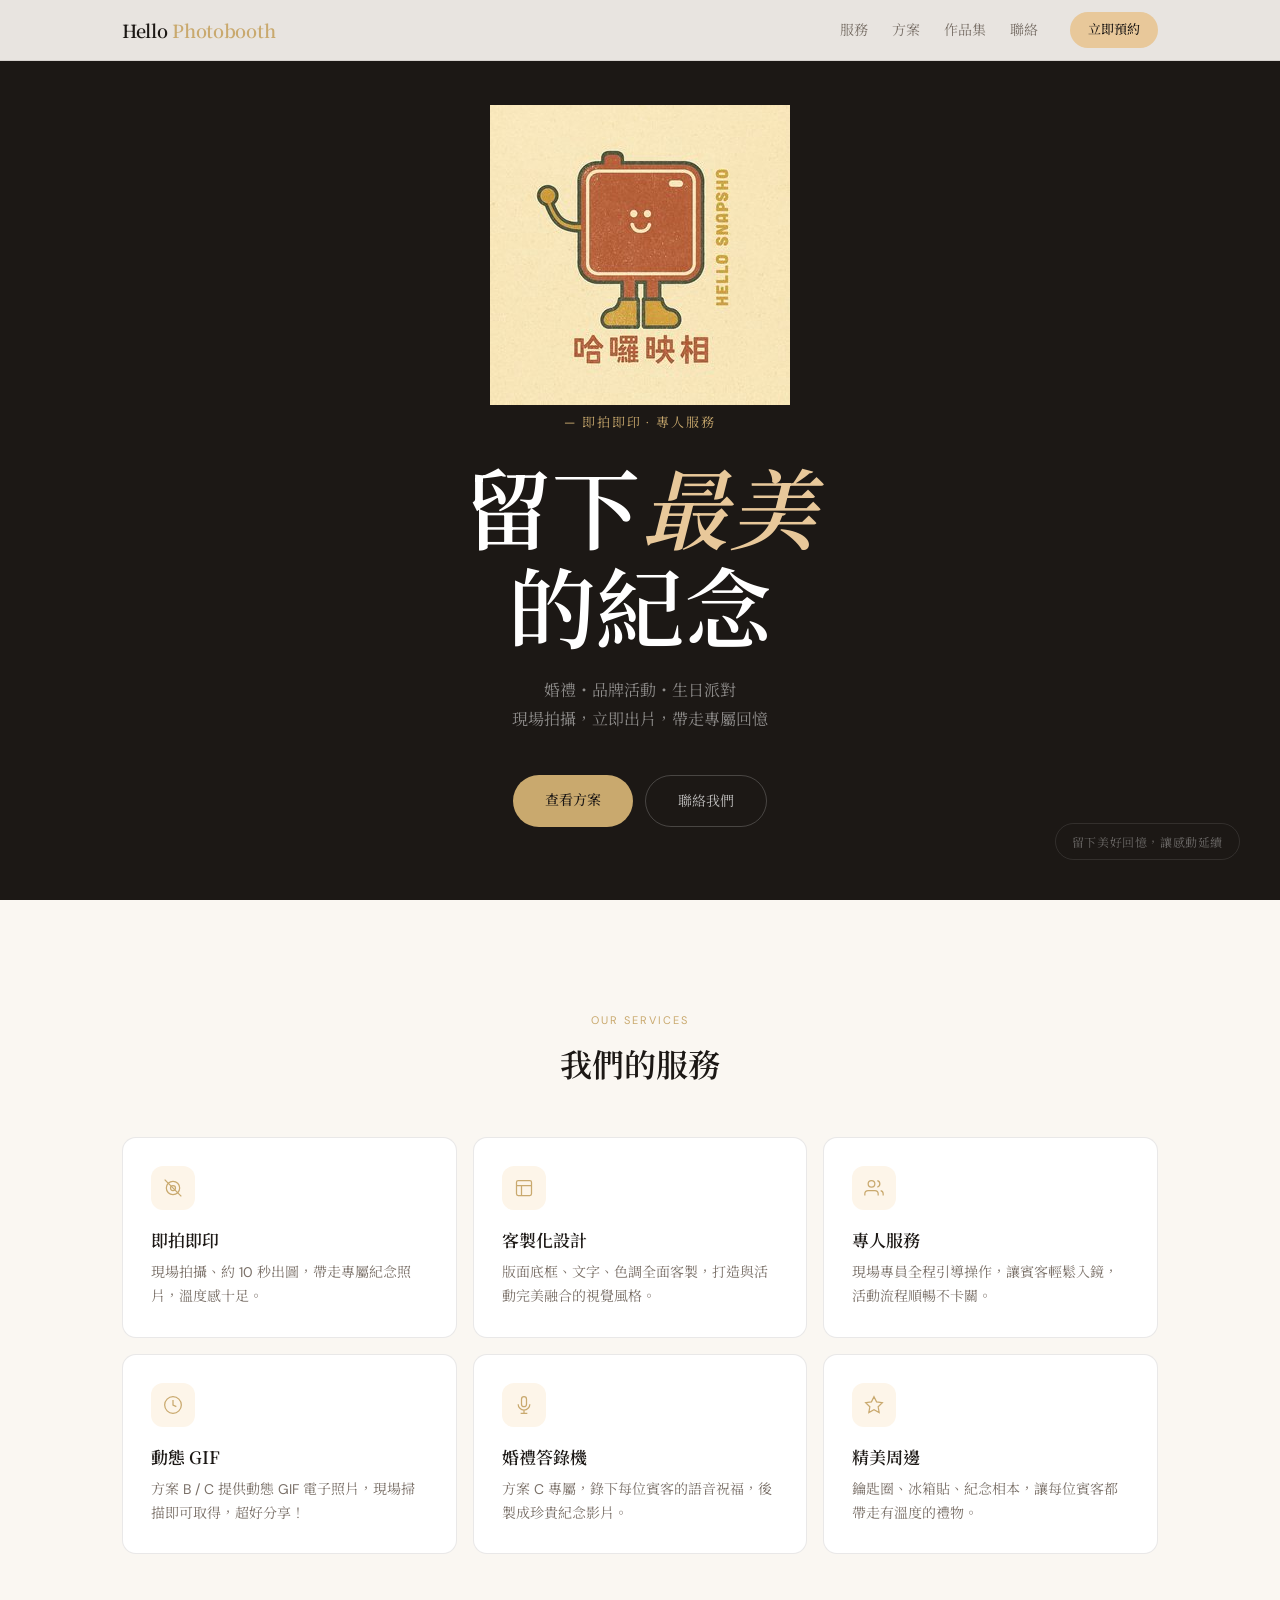
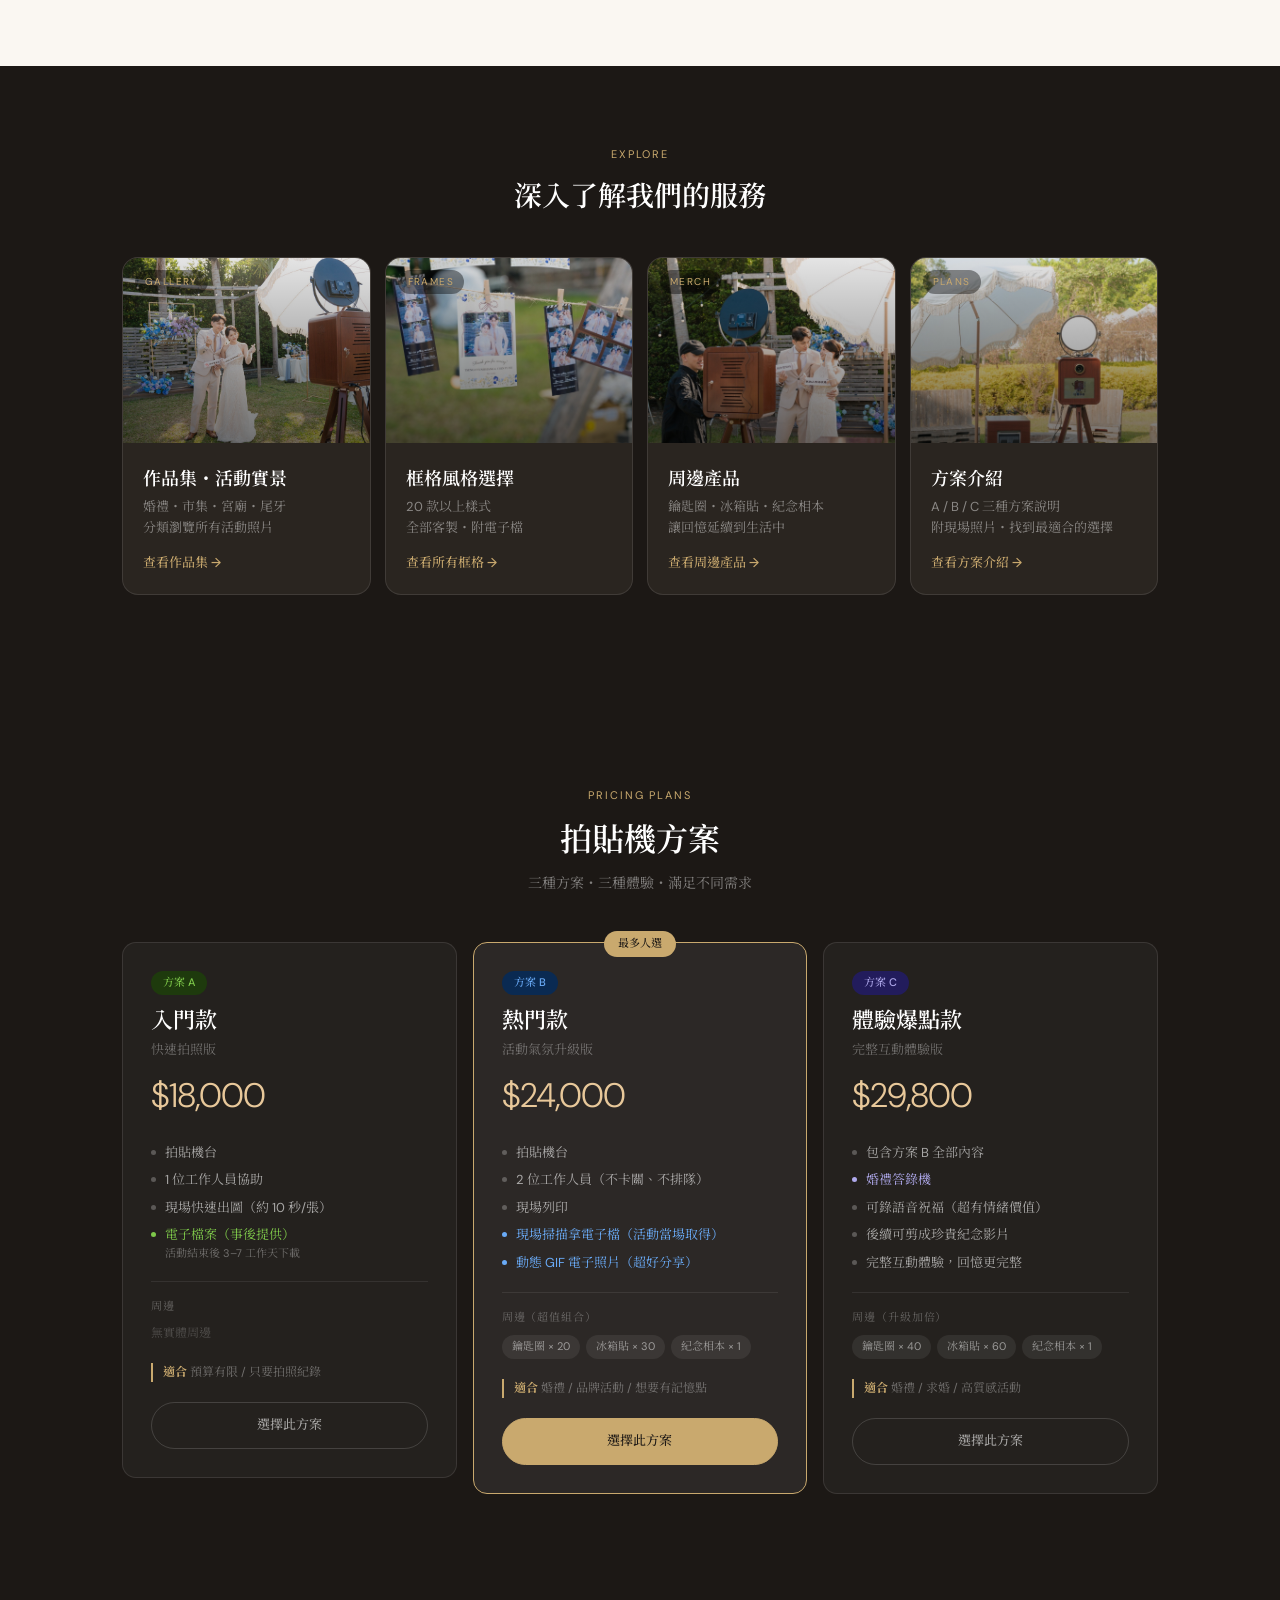
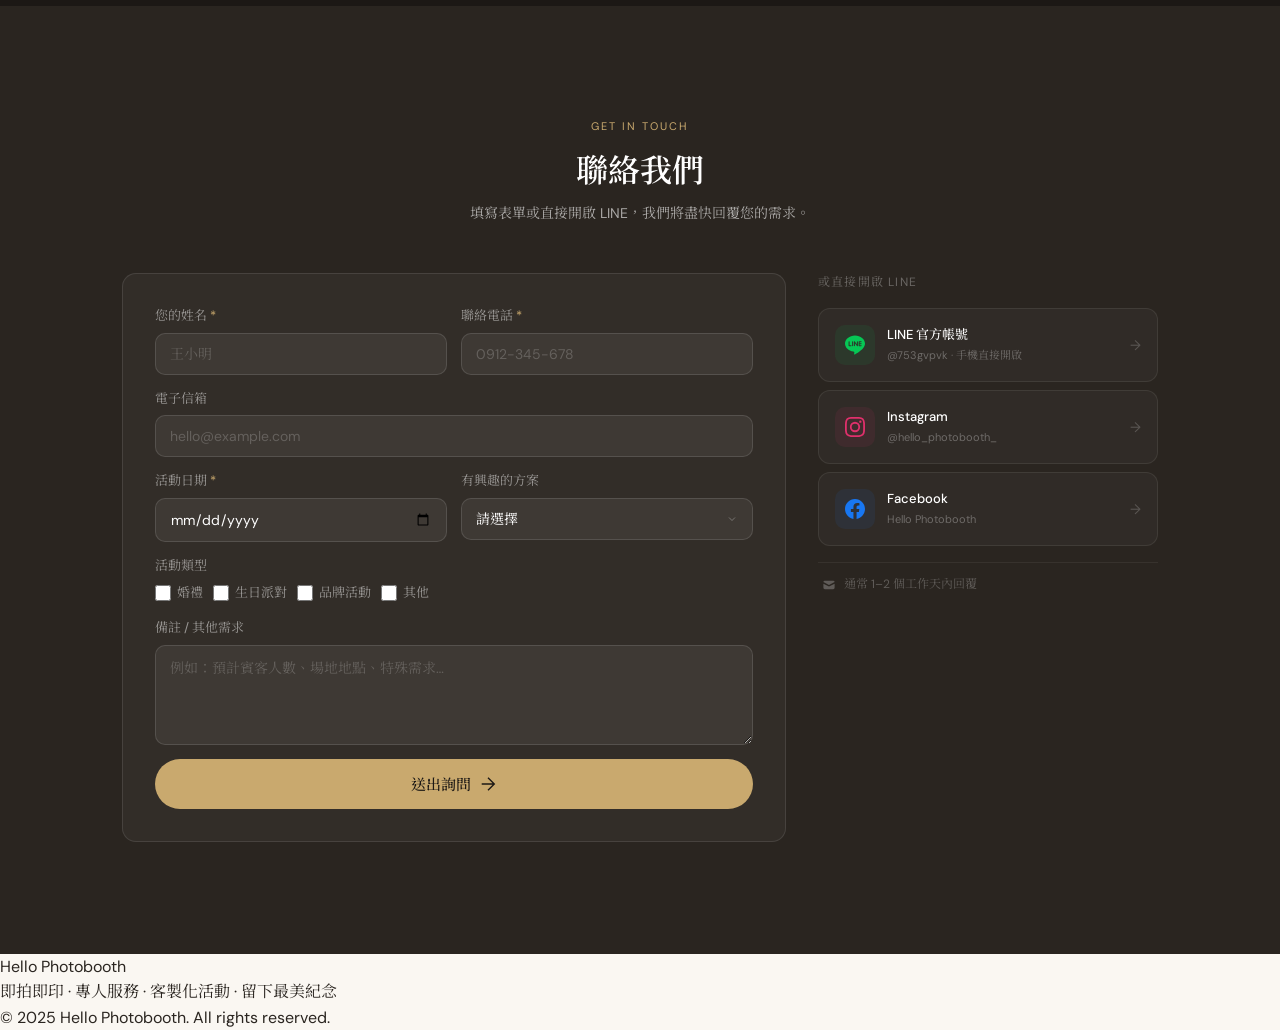
<file: index.html>
<!DOCTYPE html>
<html lang="zh-TW">
<head>
  <meta charset="UTF-8">
  <meta name="viewport" content="width=device-width, initial-scale=1.0">
  <title>Hello Photobooth｜即拍即印・專人服務・客製化活動</title>
  <meta name="description" content="Hello Photobooth 提供即拍即印服務，專業設備搭配專人服務，婚禮、品牌活動、派對皆適合。三種方案任您選擇，留下最美紀念。">
  <meta name="keywords" content="拍貼機租借, 即拍即印, 婚禮拍貼, 活動攝影, photobooth, 拍貼機台, 客製化活動, 台灣拍貼機">
  <meta property="og:title" content="Hello Photobooth｜即拍即印・專人服務・客製化活動">
  <meta property="og:description" content="三種方案・三種體驗，婚禮、品牌活動、派對皆適合。即拍即印，留下最美紀念。">
  <meta property="og:type" content="website">
  <meta name="google-site-verification" content="fR3Zy-rFsCI6H6AfhlS5CCUg3_twgIK4u0F2tzYJ64s" />
  <link rel="canonical" href="https://hellophotobooth.tw">
  <link rel="preconnect" href="https://fonts.googleapis.com">
  <link rel="preconnect" href="https://fonts.gstatic.com" crossorigin>
  <link href="https://fonts.googleapis.com/css2?family=Noto+Serif+TC:wght@400;600&family=DM+Sans:ital,wght@0,300;0,400;0,500;1,300&family=Playfair+Display:ital@1&display=swap" rel="stylesheet">
  <link rel="stylesheet" href="style.css">
</head>
<body>

  <!-- NAV -->
  <nav id="nav">
    <div class="nav-inner">
      <a href="#" class="logo">Hello <span>Photobooth</span></a>
      <div class="nav-links">
        <a href="#services">服務</a>
        <a href="plans.html">方案</a>
        <a href="gallery.html">作品集</a>
        <a href="#contact">聯絡</a>
      </div>
      <a href="#contact" class="nav-cta">立即預約</a>
    </div>
  </nav>

  <!-- HERO -->
  <section id="hero">
    <div class="hero-bg">
      <div class="hero-photo" style="background-image:url('photos/hero.jpg')"></div>
      <div class="hero-overlay"></div>
    </div>
    <div class="hero-content">
      <div class="hero-logo-wrap">
        <img src="photos/logo.jpg" alt="哈囉映相 Hello Photobooth" class="hero-logo">
      </div>
      <div class="hero-tag">— 即拍即印 · 專人服務</div>
      <h1 class="hero-title">
        留下<em>最美</em><br>的紀念
      </h1>
      <p class="hero-sub">婚禮・品牌活動・生日派對<br>現場拍攝，立即出片，帶走專屬回憶</p>
      <div class="hero-btns">
        <a href="#pricing" class="btn-gold">查看方案</a>
        <a href="#contact" class="btn-ghost">聯絡我們</a>
      </div>
    </div>
    <div class="hero-badge">
      <span>留下美好回憶，讓感動延續</span>
    </div>
  </section>

  <!-- SERVICES -->
  <section id="services">
    <div class="container">
      <div class="section-header">
        <div class="section-tag">OUR SERVICES</div>
        <h2>我們的服務</h2>
      </div>
      <div class="services-grid">
        <div class="service-card">
          <div class="service-icon">
            <svg viewBox="0 0 24 24" fill="none" stroke="currentColor" stroke-width="1.5"><circle cx="12" cy="12" r="3"/><path d="M6.343 6.343a8 8 0 1 0 11.314 11.314A8 8 0 0 0 6.343 6.343z"/><path d="M2 2l20 20"/></svg>
          </div>
          <h3>即拍即印</h3>
          <p>現場拍攝、約 10 秒出圖，帶走專屬紀念照片，溫度感十足。</p>
        </div>
        <div class="service-card">
          <div class="service-icon">
            <svg viewBox="0 0 24 24" fill="none" stroke="currentColor" stroke-width="1.5"><rect x="3" y="3" width="18" height="18" rx="2"/><path d="M3 9h18M9 21V9"/></svg>
          </div>
          <h3>客製化設計</h3>
          <p>版面底框、文字、色調全面客製，打造與活動完美融合的視覺風格。</p>
        </div>
        <div class="service-card">
          <div class="service-icon">
            <svg viewBox="0 0 24 24" fill="none" stroke="currentColor" stroke-width="1.5"><path d="M17 21v-2a4 4 0 0 0-4-4H5a4 4 0 0 0-4 4v2"/><circle cx="9" cy="7" r="4"/><path d="M23 21v-2a4 4 0 0 0-3-3.87"/><path d="M16 3.13a4 4 0 0 1 0 7.75"/></svg>
          </div>
          <h3>專人服務</h3>
          <p>現場專員全程引導操作，讓賓客輕鬆入鏡，活動流程順暢不卡關。</p>
        </div>
        <div class="service-card">
          <div class="service-icon">
            <svg viewBox="0 0 24 24" fill="none" stroke="currentColor" stroke-width="1.5"><path d="M12 22c5.523 0 10-4.477 10-10S17.523 2 12 2 2 6.477 2 12s4.477 10 10 10z"/><path d="M12 6v6l4 2"/></svg>
          </div>
          <h3>動態 GIF</h3>
          <p>方案 B / C 提供動態 GIF 電子照片，現場掃描即可取得，超好分享！</p>
        </div>
        <div class="service-card">
          <div class="service-icon">
            <svg viewBox="0 0 24 24" fill="none" stroke="currentColor" stroke-width="1.5"><path d="M19 11a7 7 0 01-7 7m0 0a7 7 0 01-7-7m7 7v4m0 0H8m4 0h4m-4-8a3 3 0 01-3-3V5a3 3 0 116 0v6a3 3 0 01-3 3z"/></svg>
          </div>
          <h3>婚禮答錄機</h3>
          <p>方案 C 專屬，錄下每位賓客的語音祝福，後製成珍貴紀念影片。</p>
        </div>
        <div class="service-card">
          <div class="service-icon">
            <svg viewBox="0 0 24 24" fill="none" stroke="currentColor" stroke-width="1.5"><path d="M12 2l3.09 6.26L22 9.27l-5 4.87 1.18 6.88L12 17.77l-6.18 3.25L7 14.14 2 9.27l6.91-1.01L12 2z"/></svg>
          </div>
          <h3>精美周邊</h3>
          <p>鑰匙圈、冰箱貼、紀念相本，讓每位賓客都帶走有溫度的禮物。</p>
        </div>
      </div>
    </div>
  </section>


  <!-- FOUR FEATURE CARDS -->
  <section id="features" style="padding:5rem 0; background:#1C1815;">
    <div style="max-width:1100px; margin:0 auto; padding:0 2rem;">
      <div style="text-align:center; margin-bottom:2.5rem;">
        <div style="font-size:11px; letter-spacing:0.18em; color:#C9A96E; margin-bottom:8px;">EXPLORE</div>
        <h2 style="font-family:'Noto Serif TC',serif; font-size:28px; font-weight:600; color:#fff;">深入了解我們的服務</h2>
      </div>
      <div style="display:grid; grid-template-columns:repeat(4,1fr); gap:14px;">

        <!-- 作品集 -->
        <a href="gallery.html" style="text-decoration:none; display:block; border-radius:16px; overflow:hidden; background:#2A2520; border:0.5px solid rgba(255,255,255,0.1); transition:transform 0.2s;" onmouseover="this.style.transform='translateY(-4px)'" onmouseout="this.style.transform='translateY(0)'">
          <div style="aspect-ratio:4/3; overflow:hidden; position:relative;">
            <img src="photos/gallery5.jpg" alt="作品集" style="width:100%; height:100%; object-fit:cover; display:block;">
            <div style="position:absolute; inset:0; background:linear-gradient(to bottom, rgba(0,0,0,0.1), rgba(0,0,0,0.55));"></div>
            <div style="position:absolute; top:12px; left:12px; font-size:10px; letter-spacing:0.14em; color:#C9A96E; background:rgba(0,0,0,0.4); padding:4px 10px; border-radius:999px;">GALLERY</div>
          </div>
          <div style="padding:1.25rem;">
            <h3 style="font-family:'Noto Serif TC',serif; font-size:18px; font-weight:600; color:#fff; margin-bottom:6px;">作品集・活動實景</h3>
            <p style="font-size:13px; color:rgba(255,255,255,0.45); line-height:1.6; margin-bottom:14px;">婚禮・市集・宮廟・尾牙<br>分類瀏覽所有活動照片</p>
            <div style="font-size:13px; font-weight:500; color:#C9A96E;">查看作品集 →</div>
          </div>
        </a>

        <!-- 框格風格 -->
        <a href="frames.html" style="text-decoration:none; display:block; border-radius:16px; overflow:hidden; background:#2A2520; border:0.5px solid rgba(255,255,255,0.1); transition:transform 0.2s;" onmouseover="this.style.transform='translateY(-4px)'" onmouseout="this.style.transform='translateY(0)'">
          <div style="aspect-ratio:4/3; overflow:hidden; position:relative;">
            <img src="photos/frame1.png" alt="框格風格" style="width:100%; height:100%; object-fit:cover; display:block;">
            <div style="position:absolute; inset:0; background:linear-gradient(to bottom, rgba(0,0,0,0.1), rgba(0,0,0,0.55));"></div>
            <div style="position:absolute; top:12px; left:12px; font-size:10px; letter-spacing:0.14em; color:#C9A96E; background:rgba(0,0,0,0.4); padding:4px 10px; border-radius:999px;">FRAMES</div>
          </div>
          <div style="padding:1.25rem;">
            <h3 style="font-family:'Noto Serif TC',serif; font-size:18px; font-weight:600; color:#fff; margin-bottom:6px;">框格風格選擇</h3>
            <p style="font-size:13px; color:rgba(255,255,255,0.45); line-height:1.6; margin-bottom:14px;">20 款以上樣式<br>全部客製・附電子檔</p>
            <div style="font-size:13px; font-weight:500; color:#C9A96E;">查看所有框格 →</div>
          </div>
        </a>

        <!-- 周邊產品 -->
        <a href="merch.html" style="text-decoration:none; display:block; border-radius:16px; overflow:hidden; background:#2A2520; border:0.5px solid rgba(255,255,255,0.1); transition:transform 0.2s;" onmouseover="this.style.transform='translateY(-4px)'" onmouseout="this.style.transform='translateY(0)'">
          <div style="aspect-ratio:4/3; overflow:hidden; position:relative;">
            <img src="photos/merch-prints.jpg" alt="周邊產品" style="width:100%; height:100%; object-fit:cover; display:block;">
            <div style="position:absolute; inset:0; background:linear-gradient(to bottom, rgba(0,0,0,0.1), rgba(0,0,0,0.55));"></div>
            <div style="position:absolute; top:12px; left:12px; font-size:10px; letter-spacing:0.14em; color:#C9A96E; background:rgba(0,0,0,0.4); padding:4px 10px; border-radius:999px;">MERCH</div>
          </div>
          <div style="padding:1.25rem;">
            <h3 style="font-family:'Noto Serif TC',serif; font-size:18px; font-weight:600; color:#fff; margin-bottom:6px;">周邊產品</h3>
            <p style="font-size:13px; color:rgba(255,255,255,0.45); line-height:1.6; margin-bottom:14px;">鑰匙圈・冰箱貼・紀念相本<br>讓回憶延續到生活中</p>
            <div style="font-size:13px; font-weight:500; color:#C9A96E;">查看周邊產品 →</div>
          </div>
        </a>

        <!-- 方案介紹 -->
        <a href="plans.html" style="text-decoration:none; display:block; border-radius:16px; overflow:hidden; background:#2A2520; border:0.5px solid rgba(255,255,255,0.1); transition:transform 0.2s;" onmouseover="this.style.transform='translateY(-4px)'" onmouseout="this.style.transform='translateY(0)'">
          <div style="aspect-ratio:4/3; overflow:hidden; position:relative;">
            <img src="photos/gallery1.jpg" alt="方案介紹" style="width:100%; height:100%; object-fit:cover; display:block;">
            <div style="position:absolute; inset:0; background:linear-gradient(to bottom, rgba(0,0,0,0.1), rgba(0,0,0,0.55));"></div>
            <div style="position:absolute; top:12px; left:12px; font-size:10px; letter-spacing:0.14em; color:#C9A96E; background:rgba(0,0,0,0.4); padding:4px 10px; border-radius:999px;">PLANS</div>
          </div>
          <div style="padding:1.25rem;">
            <h3 style="font-family:'Noto Serif TC',serif; font-size:18px; font-weight:600; color:#fff; margin-bottom:6px;">方案介紹</h3>
            <p style="font-size:13px; color:rgba(255,255,255,0.45); line-height:1.6; margin-bottom:14px;">A / B / C 三種方案說明<br>附現場照片・找到最適合的選擇</p>
            <div style="font-size:13px; font-weight:500; color:#C9A96E;">查看方案介紹 →</div>
          </div>
        </a>

      </div>

      <!-- Mobile: 2x2 grid -->
      <style>
        @media (max-width: 768px) {
          #features > div > div:last-child {
            grid-template-columns: repeat(2, 1fr) !important;
            gap: 10px !important;
          }
        }
        @media (max-width: 400px) {
          #features > div > div:last-child {
            grid-template-columns: 1fr !important;
          }
        }
      </style>
    </div>
  </section>


  <!-- PRICING -->
  <section id="pricing">
    <div class="container">
      <div class="section-header">
        <div class="section-tag">PRICING PLANS</div>
        <h2>拍貼機方案</h2>
        <p class="section-sub">三種方案・三種體驗・滿足不同需求</p>
      </div>
      <div class="pricing-grid">

        <!-- Plan A -->
        <div class="plan-card">
          <div class="plan-header">
            <div class="plan-badge badge-green">方案 A</div>
            <div class="plan-name">入門款</div>
            <div class="plan-sub-name">快速拍照版</div>
            <div class="plan-price">$18,000</div>
          </div>
          <ul class="plan-features">
            <li>拍貼機台</li>
            <li>1 位工作人員協助</li>
            <li>現場快速出圖（約 10 秒/張）</li>
            <li class="highlight-green">電子檔案（事後提供）<br><small>活動結束後 3–7 工作天下載</small></li>
          </ul>
          <div class="plan-merch">
            <div class="merch-label">周邊</div>
            <div class="merch-none">無實體周邊</div>
          </div>
          <div class="plan-target">
            <strong>適合</strong> 預算有限 / 只要拍照紀錄
          </div>
          <a href="#contact" class="plan-btn">選擇此方案</a>
        </div>

        <!-- Plan B -->
        <div class="plan-card featured">
          <div class="popular-tag">最多人選</div>
          <div class="plan-header">
            <div class="plan-badge badge-blue">方案 B</div>
            <div class="plan-name">熱門款</div>
            <div class="plan-sub-name">活動氣氛升級版</div>
            <div class="plan-price">$24,000</div>
          </div>
          <ul class="plan-features">
            <li>拍貼機台</li>
            <li>2 位工作人員（不卡關、不排隊）</li>
            <li>現場列印</li>
            <li class="highlight-blue">現場掃描拿電子檔（活動當場取得）</li>
            <li class="highlight-blue">動態 GIF 電子照片（超好分享）</li>
          </ul>
          <div class="plan-merch">
            <div class="merch-label">周邊（超值組合）</div>
            <div class="merch-pills">
              <span>鑰匙圈 × 20</span>
              <span>冰箱貼 × 30</span>
              <span>紀念相本 × 1</span>
            </div>
          </div>
          <div class="plan-target">
            <strong>適合</strong> 婚禮 / 品牌活動 / 想要有記憶點
          </div>
          <a href="#contact" class="plan-btn featured-btn">選擇此方案</a>
        </div>

        <!-- Plan C -->
        <div class="plan-card">
          <div class="plan-header">
            <div class="plan-badge badge-purple">方案 C</div>
            <div class="plan-name">體驗爆點款</div>
            <div class="plan-sub-name">完整互動體驗版</div>
            <div class="plan-price">$29,800</div>
          </div>
          <ul class="plan-features">
            <li>包含方案 B 全部內容</li>
            <li class="highlight-purple">婚禮答錄機</li>
            <li>可錄語音祝福（超有情緒價值）</li>
            <li>後續可剪成珍貴紀念影片</li>
            <li>完整互動體驗，回憶更完整</li>
          </ul>
          <div class="plan-merch">
            <div class="merch-label">周邊（升級加倍）</div>
            <div class="merch-pills">
              <span>鑰匙圈 × 40</span>
              <span>冰箱貼 × 60</span>
              <span>紀念相本 × 1</span>
            </div>
          </div>
          <div class="plan-target">
            <strong>適合</strong> 婚禮 / 求婚 / 高質感活動
          </div>
          <a href="#contact" class="plan-btn">選擇此方案</a>
        </div>

      </div>
    </div>
  </section>

  <!-- CONTACT -->
  <section id="contact">
    <div class="container">
      <div class="section-header light">
        <div class="section-tag">GET IN TOUCH</div>
        <h2>聯絡我們</h2>
        <p class="section-sub">填寫表單或直接開啟 LINE，我們將盡快回覆您的需求。</p>
      </div>

      <div class="contact-layout">

        <!-- LEFT: Form -->
        <div class="contact-form-wrap">
          <form id="contactForm" action="https://formspree.io/f/xwvagokj" method="POST" novalidate>
            <div class="form-row">
              <div class="form-group">
                <label for="name">您的姓名 <span class="req">*</span></label>
                <input type="text" id="name" name="name" placeholder="王小明" required>
                <div class="field-error" id="name-err">請填寫姓名</div>
              </div>
              <div class="form-group">
                <label for="phone">聯絡電話 <span class="req">*</span></label>
                <input type="tel" id="phone" name="phone" placeholder="0912-345-678" required>
                <div class="field-error" id="phone-err">請填寫有效電話</div>
              </div>
            </div>
            <div class="form-group">
              <label for="email">電子信箱</label>
              <input type="email" id="email" name="email" placeholder="hello@example.com">
              <div class="field-error" id="email-err">請填寫有效信箱</div>
            </div>
            <div class="form-row">
              <div class="form-group">
                <label for="date">活動日期 <span class="req">*</span></label>
                <input type="date" id="date" name="date" required>
                <div class="field-error" id="date-err">請選擇活動日期</div>
              </div>
              <div class="form-group">
                <label for="plan">有興趣的方案</label>
                <select id="plan" name="plan">
                  <option value="">請選擇</option>
                  <option value="A">方案 A・入門款 $18,000</option>
                  <option value="B">方案 B・熱門款 $24,000</option>
                  <option value="C">方案 C・體驗爆點款 $29,800</option>
                  <option value="other">尚未決定，想詢問</option>
                </select>
              </div>
            </div>
            <div class="form-group">
              <label for="event">活動類型</label>
              <div class="checkbox-row">
                <label class="check-label"><input type="checkbox" name="event" value="wedding"> 婚禮</label>
                <label class="check-label"><input type="checkbox" name="event" value="birthday"> 生日派對</label>
                <label class="check-label"><input type="checkbox" name="event" value="brand"> 品牌活動</label>
                <label class="check-label"><input type="checkbox" name="event" value="other"> 其他</label>
              </div>
            </div>
            <div class="form-group">
              <label for="message">備註 / 其他需求</label>
              <textarea id="message" name="message" rows="4" placeholder="例如：預計賓客人數、場地地點、特殊需求…"></textarea>
            </div>
            <button type="submit" class="form-submit" id="submitBtn">
              <span class="btn-text">送出詢問</span>
              <svg class="btn-icon" viewBox="0 0 20 20" fill="none" stroke="currentColor" stroke-width="1.5"><path d="M3 10h14M10 3l7 7-7 7"/></svg>
            </button>
            <div class="form-success" id="formSuccess">
              <svg viewBox="0 0 24 24" fill="none" stroke="currentColor" stroke-width="2"><path d="M9 12l2 2 4-4m6 2a9 9 0 11-18 0 9 9 0 0118 0z"/></svg>
              <div>
                <strong>感謝您的詢問！</strong>
                <p>我們將在 1–2 個工作天內與您聯繫。</p>
              </div>
            </div>
          </form>
        </div>

        <!-- RIGHT: LINE + Social -->
        <div class="contact-side">
          <div class="side-title">或直接開啟 LINE</div>

          <div class="contact-grid">
            <a href="https://line.me/R/ti/p/@753gvpvk" target="_blank" class="contact-card line">
              <div class="contact-icon">
                <svg viewBox="0 0 24 24" fill="currentColor"><path d="M19.365 9.863c.349 0 .63.285.63.631 0 .345-.281.63-.63.63H17.61v1.125h1.755c.349 0 .63.283.63.63 0 .344-.281.629-.63.629h-2.386c-.345 0-.627-.285-.627-.629V8.108c0-.345.282-.63.63-.63h2.386c.346 0 .627.285.627.63 0 .349-.281.63-.63.63H17.61v1.125h1.755zm-3.855 3.016c0 .27-.174.51-.432.596-.064.021-.133.031-.199.031-.211 0-.391-.09-.51-.25l-2.443-3.317v2.94c0 .344-.279.629-.631.629-.346 0-.626-.285-.626-.629V8.108c0-.27.173-.51.43-.595.06-.023.136-.033.194-.033.195 0 .375.104.495.254l2.462 3.33V8.108c0-.345.282-.63.63-.63.345 0 .63.285.63.63v4.771zm-5.741 0c0 .344-.282.629-.631.629-.345 0-.627-.285-.627-.629V8.108c0-.345.282-.63.63-.63.346 0 .628.285.628.63v4.771zm-2.466.629H4.917c-.345 0-.63-.285-.63-.629V8.108c0-.345.285-.63.63-.63.348 0 .63.285.63.63v4.141h1.756c.348 0 .629.283.629.63 0 .344-.282.629-.629.629M24 10.314C24 4.943 18.615.572 12 .572S0 4.943 0 10.314c0 4.811 4.27 8.842 10.035 9.608.391.082.923.258 1.058.59.12.301.079.766.038 1.08l-.164 1.02c-.045.301-.24 1.186 1.049.645 1.291-.539 6.916-4.078 9.436-6.975C23.176 14.393 24 12.458 24 10.314"/></svg>
              </div>
              <div class="contact-info">
                <div class="contact-name">LINE 官方帳號</div>
                <div class="contact-desc">@753gvpvk · 手機直接開啟</div>
              </div>
              <div class="contact-arrow">→</div>
            </a>
            <a href="https://www.instagram.com/hello_photobooth_/" target="_blank" class="contact-card ig">
              <div class="contact-icon">
                <svg viewBox="0 0 24 24" fill="currentColor"><path d="M12 2.163c3.204 0 3.584.012 4.85.07 3.252.148 4.771 1.691 4.919 4.919.058 1.265.069 1.645.069 4.849 0 3.205-.012 3.584-.069 4.849-.149 3.225-1.664 4.771-4.919 4.919-1.266.058-1.644.07-4.85.07-3.204 0-3.584-.012-4.849-.07-3.26-.149-4.771-1.699-4.919-4.92-.058-1.265-.07-1.644-.07-4.849 0-3.204.013-3.583.07-4.849.149-3.227 1.664-4.771 4.919-4.919 1.266-.057 1.645-.069 4.849-.069zM12 0C8.741 0 8.333.014 7.053.072 2.695.272.273 2.69.073 7.052.014 8.333 0 8.741 0 12c0 3.259.014 3.668.072 4.948.2 4.358 2.618 6.78 6.98 6.98C8.333 23.986 8.741 24 12 24c3.259 0 3.668-.014 4.948-.072 4.354-.2 6.782-2.618 6.979-6.98.059-1.28.073-1.689.073-4.948 0-3.259-.014-3.667-.072-4.947-.196-4.354-2.617-6.78-6.979-6.98C15.668.014 15.259 0 12 0zm0 5.838a6.162 6.162 0 1 0 0 12.324 6.162 6.162 0 0 0 0-12.324zM12 16a4 4 0 1 1 0-8 4 4 0 0 1 0 8zm6.406-11.845a1.44 1.44 0 1 0 0 2.881 1.44 1.44 0 0 0 0-2.881z"/></svg>
              </div>
              <div class="contact-info">
                <div class="contact-name">Instagram</div>
                <div class="contact-desc">@hello_photobooth_</div>
              </div>
              <div class="contact-arrow">→</div>
            </a>
            <a href="https://www.facebook.com/profile.php?id=61586910993389" target="_blank" class="contact-card fb">
              <div class="contact-icon">
                <svg viewBox="0 0 24 24" fill="currentColor"><path d="M24 12.073c0-6.627-5.373-12-12-12s-12 5.373-12 12c0 5.99 4.388 10.954 10.125 11.854v-8.385H7.078v-3.47h3.047V9.43c0-3.007 1.792-4.669 4.533-4.669 1.312 0 2.686.235 2.686.235v2.953H15.83c-1.491 0-1.956.925-1.956 1.874v2.25h3.328l-.532 3.47h-2.796v8.385C19.612 23.027 24 18.062 24 12.073z"/></svg>
              </div>
              <div class="contact-info">
                <div class="contact-name">Facebook</div>
                <div class="contact-desc">Hello Photobooth</div>
              </div>
              <div class="contact-arrow">→</div>
            </a>

          </div>

          <div class="response-note">
            <svg viewBox="0 0 20 20" fill="currentColor"><path d="M2.003 5.884L10 9.882l7.997-3.998A2 2 0 0016 4H4a2 2 0 00-1.997 1.884z"/><path d="M18 8.118l-8 4-8-4V14a2 2 0 002 2h12a2 2 0 002-2V8.118z"/></svg>
            通常 1–2 個工作天內回覆
          </div>
        </div>

      </div>
    </div>
  </section>

  <!-- FOOTER -->
  <footer>
    <div class="footer-inner">
      <div class="footer-logo">Hello <span>Photobooth</span></div>
      <p>即拍即印 · 專人服務 · 客製化活動 · 留下最美紀念</p>
      <p class="footer-copy">© 2025 Hello Photobooth. All rights reserved.</p>
    </div>
  </footer>

  <script src="script.js"></script>
</body>
</html>
</file>
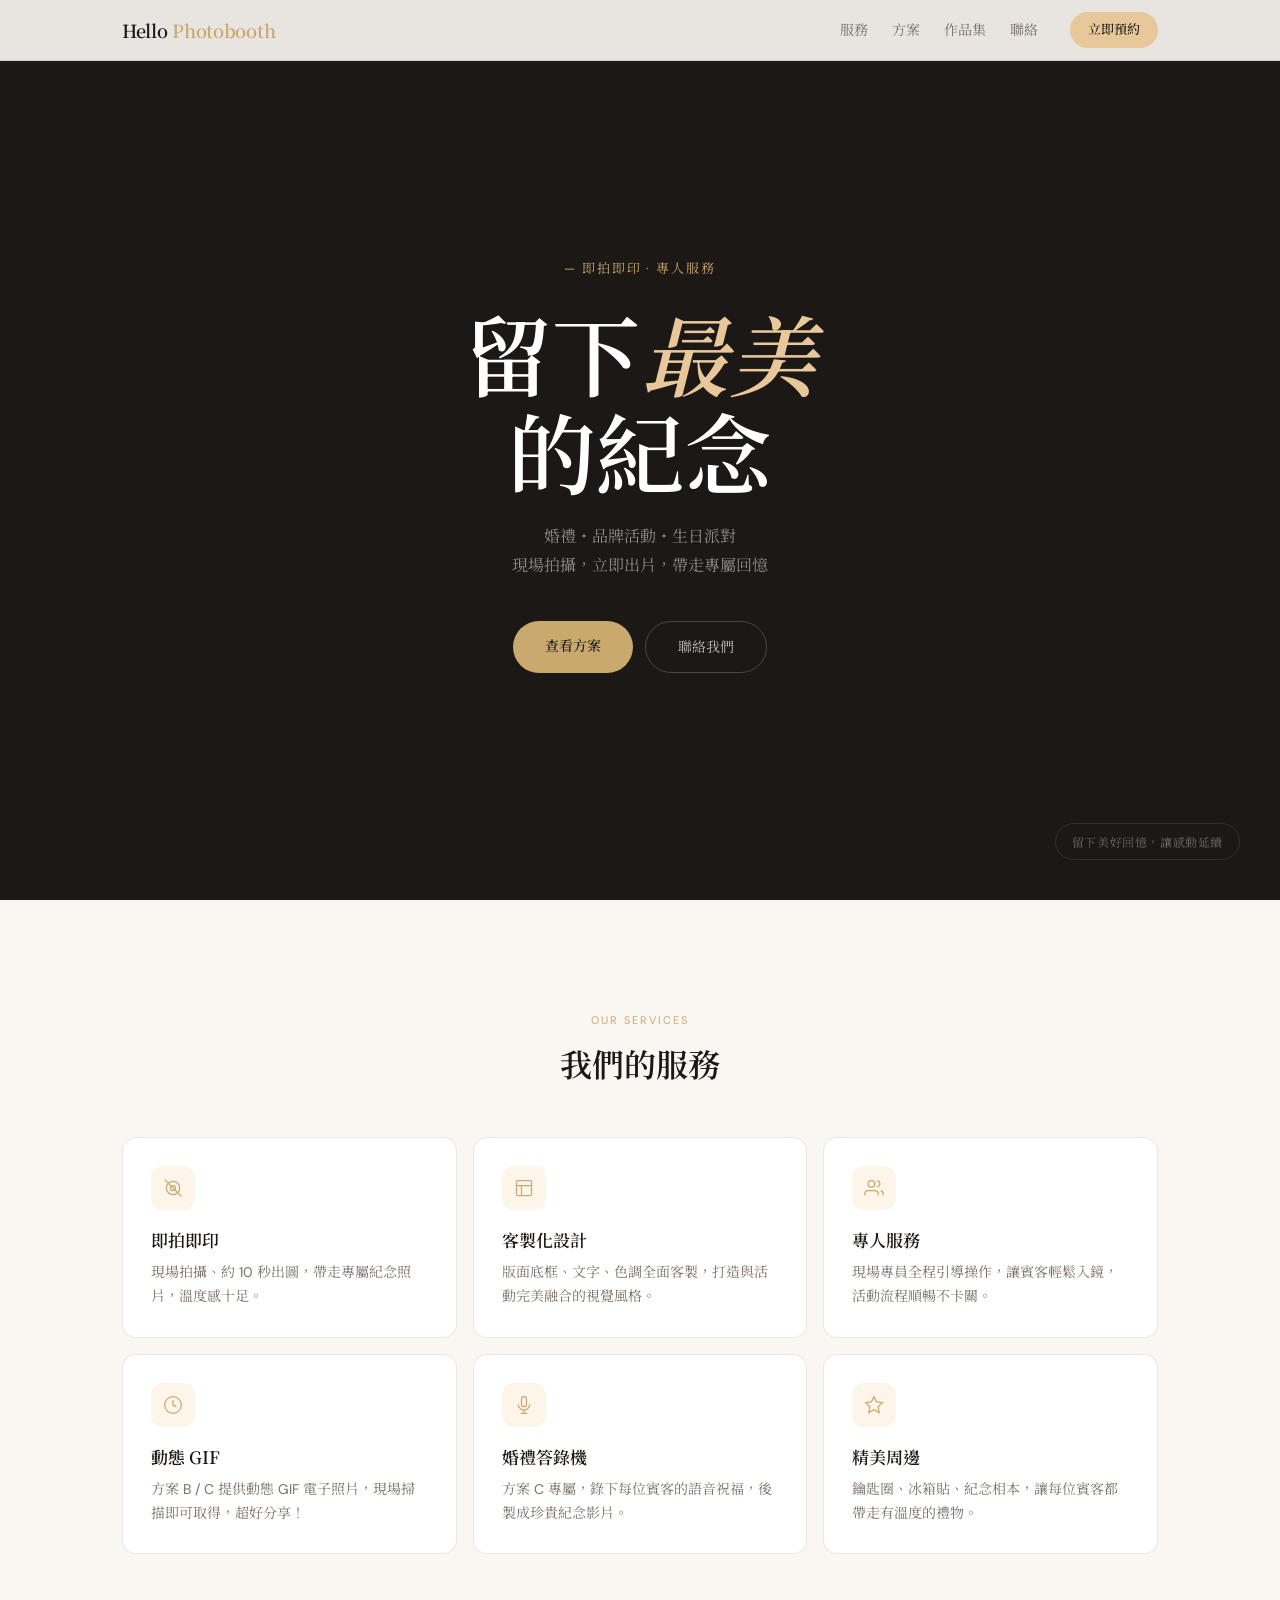
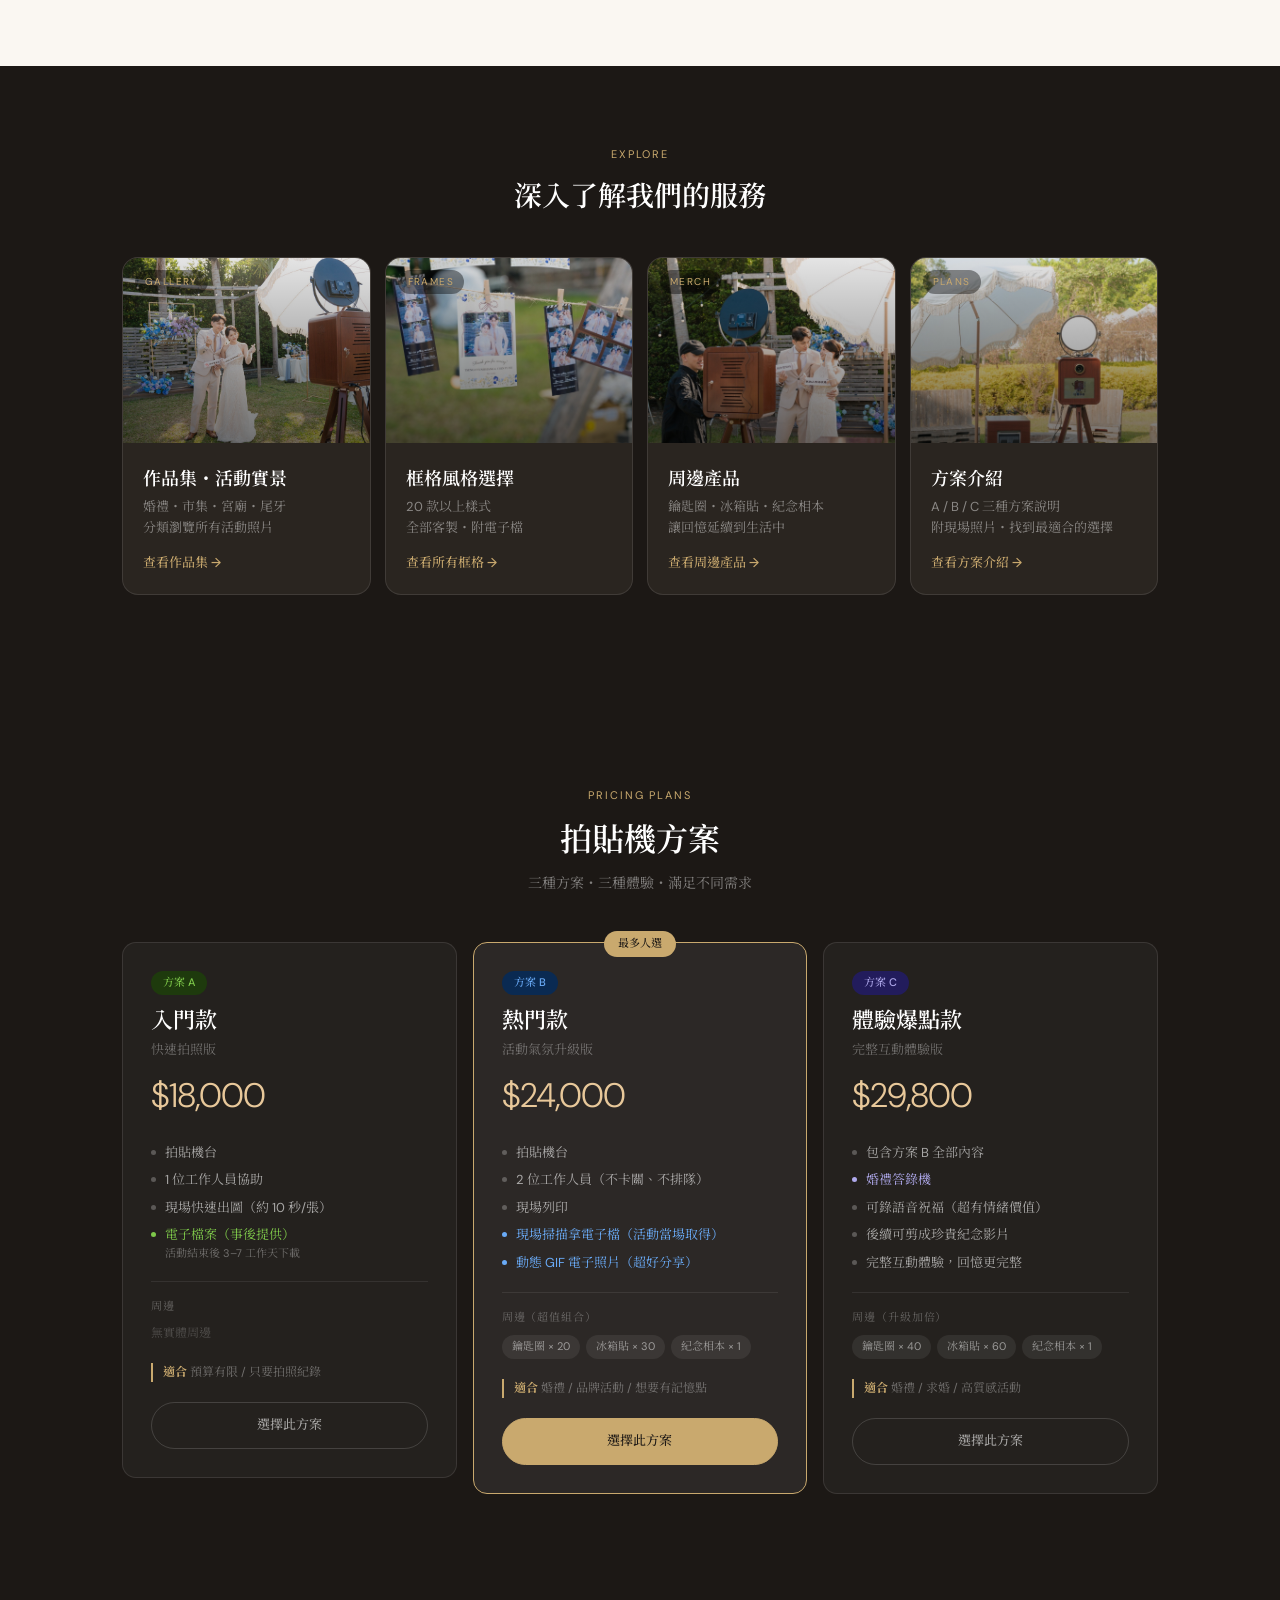
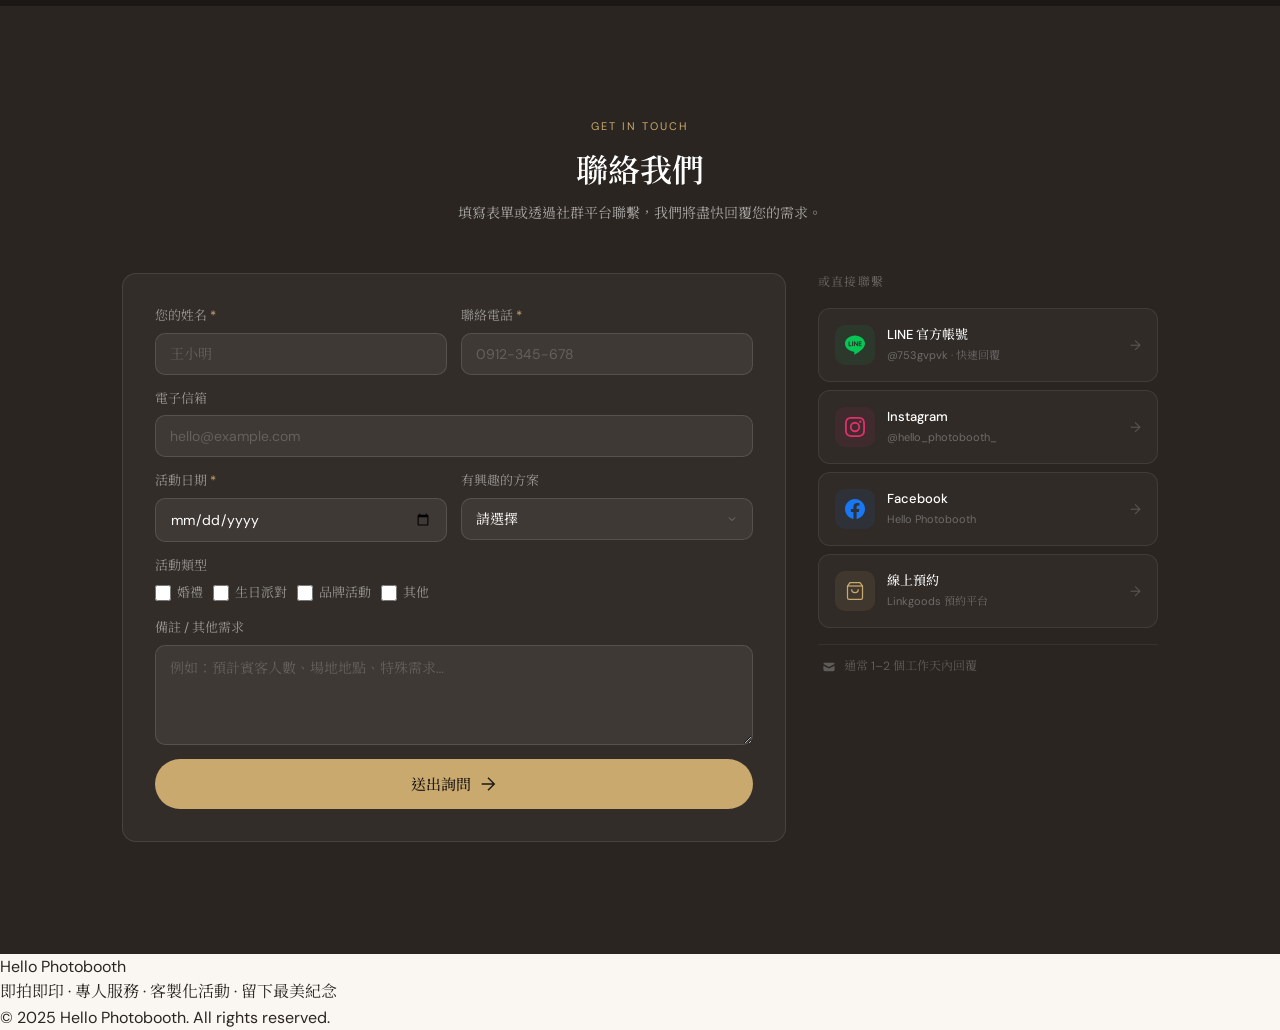
<file: index (1).html>
<!DOCTYPE html>
<html lang="zh-TW">
<head>
  <meta charset="UTF-8">
  <meta name="viewport" content="width=device-width, initial-scale=1.0">
  <title>Hello Photobooth｜即拍即印・專人服務・客製化活動</title>
  <meta name="description" content="Hello Photobooth 提供即拍即印服務，專業設備搭配專人服務，婚禮、品牌活動、派對皆適合。三種方案任您選擇，留下最美紀念。">
  <meta name="keywords" content="拍貼機租借, 即拍即印, 婚禮拍貼, 活動攝影, photobooth, 拍貼機台, 客製化活動, 台灣拍貼機">
  <meta property="og:title" content="Hello Photobooth｜即拍即印・專人服務・客製化活動">
  <meta property="og:description" content="三種方案・三種體驗，婚禮、品牌活動、派對皆適合。即拍即印，留下最美紀念。">
  <meta property="og:type" content="website">
  <link rel="canonical" href="https://hellophotobooth.tw">
  <link rel="preconnect" href="https://fonts.googleapis.com">
  <link rel="preconnect" href="https://fonts.gstatic.com" crossorigin>
  <link href="https://fonts.googleapis.com/css2?family=Noto+Serif+TC:wght@400;600&family=DM+Sans:ital,wght@0,300;0,400;0,500;1,300&family=Playfair+Display:ital@1&display=swap" rel="stylesheet">
  <link rel="stylesheet" href="style.css">
</head>
<body>

  <!-- NAV -->
  <nav id="nav">
    <div class="nav-inner">
      <a href="#" class="logo">Hello <span>Photobooth</span></a>
      <div class="nav-links">
        <a href="#services">服務</a>
        <a href="plans.html">方案</a>
        <a href="gallery.html">作品集</a>
        <a href="#contact">聯絡</a>
      </div>
      <a href="#contact" class="nav-cta">立即預約</a>
    </div>
  </nav>

  <!-- HERO -->
  <section id="hero">
    <div class="hero-bg">
      <div class="hero-photo" style="background-image:url('photos/hero.jpg')"></div>
      <div class="hero-overlay"></div>
    </div>
    <div class="hero-content">
      <div class="hero-tag">— 即拍即印 · 專人服務</div>
      <h1 class="hero-title">
        留下<em>最美</em><br>的紀念
      </h1>
      <p class="hero-sub">婚禮・品牌活動・生日派對<br>現場拍攝，立即出片，帶走專屬回憶</p>
      <div class="hero-btns">
        <a href="#pricing" class="btn-gold">查看方案</a>
        <a href="#contact" class="btn-ghost">聯絡我們</a>
      </div>
    </div>
    <div class="hero-badge">
      <span>留下美好回憶，讓感動延續</span>
    </div>
  </section>

  <!-- SERVICES -->
  <section id="services">
    <div class="container">
      <div class="section-header">
        <div class="section-tag">OUR SERVICES</div>
        <h2>我們的服務</h2>
      </div>
      <div class="services-grid">
        <div class="service-card">
          <div class="service-icon">
            <svg viewBox="0 0 24 24" fill="none" stroke="currentColor" stroke-width="1.5"><circle cx="12" cy="12" r="3"/><path d="M6.343 6.343a8 8 0 1 0 11.314 11.314A8 8 0 0 0 6.343 6.343z"/><path d="M2 2l20 20"/></svg>
          </div>
          <h3>即拍即印</h3>
          <p>現場拍攝、約 10 秒出圖，帶走專屬紀念照片，溫度感十足。</p>
        </div>
        <div class="service-card">
          <div class="service-icon">
            <svg viewBox="0 0 24 24" fill="none" stroke="currentColor" stroke-width="1.5"><rect x="3" y="3" width="18" height="18" rx="2"/><path d="M3 9h18M9 21V9"/></svg>
          </div>
          <h3>客製化設計</h3>
          <p>版面底框、文字、色調全面客製，打造與活動完美融合的視覺風格。</p>
        </div>
        <div class="service-card">
          <div class="service-icon">
            <svg viewBox="0 0 24 24" fill="none" stroke="currentColor" stroke-width="1.5"><path d="M17 21v-2a4 4 0 0 0-4-4H5a4 4 0 0 0-4 4v2"/><circle cx="9" cy="7" r="4"/><path d="M23 21v-2a4 4 0 0 0-3-3.87"/><path d="M16 3.13a4 4 0 0 1 0 7.75"/></svg>
          </div>
          <h3>專人服務</h3>
          <p>現場專員全程引導操作，讓賓客輕鬆入鏡，活動流程順暢不卡關。</p>
        </div>
        <div class="service-card">
          <div class="service-icon">
            <svg viewBox="0 0 24 24" fill="none" stroke="currentColor" stroke-width="1.5"><path d="M12 22c5.523 0 10-4.477 10-10S17.523 2 12 2 2 6.477 2 12s4.477 10 10 10z"/><path d="M12 6v6l4 2"/></svg>
          </div>
          <h3>動態 GIF</h3>
          <p>方案 B / C 提供動態 GIF 電子照片，現場掃描即可取得，超好分享！</p>
        </div>
        <div class="service-card">
          <div class="service-icon">
            <svg viewBox="0 0 24 24" fill="none" stroke="currentColor" stroke-width="1.5"><path d="M19 11a7 7 0 01-7 7m0 0a7 7 0 01-7-7m7 7v4m0 0H8m4 0h4m-4-8a3 3 0 01-3-3V5a3 3 0 116 0v6a3 3 0 01-3 3z"/></svg>
          </div>
          <h3>婚禮答錄機</h3>
          <p>方案 C 專屬，錄下每位賓客的語音祝福，後製成珍貴紀念影片。</p>
        </div>
        <div class="service-card">
          <div class="service-icon">
            <svg viewBox="0 0 24 24" fill="none" stroke="currentColor" stroke-width="1.5"><path d="M12 2l3.09 6.26L22 9.27l-5 4.87 1.18 6.88L12 17.77l-6.18 3.25L7 14.14 2 9.27l6.91-1.01L12 2z"/></svg>
          </div>
          <h3>精美周邊</h3>
          <p>鑰匙圈、冰箱貼、紀念相本，讓每位賓客都帶走有溫度的禮物。</p>
        </div>
      </div>
    </div>
  </section>


  <!-- FOUR FEATURE CARDS -->
  <section id="features" style="padding:5rem 0; background:#1C1815;">
    <div style="max-width:1100px; margin:0 auto; padding:0 2rem;">
      <div style="text-align:center; margin-bottom:2.5rem;">
        <div style="font-size:11px; letter-spacing:0.18em; color:#C9A96E; margin-bottom:8px;">EXPLORE</div>
        <h2 style="font-family:'Noto Serif TC',serif; font-size:28px; font-weight:600; color:#fff;">深入了解我們的服務</h2>
      </div>
      <div style="display:grid; grid-template-columns:repeat(4,1fr); gap:14px;">

        <!-- 作品集 -->
        <a href="gallery.html" style="text-decoration:none; display:block; border-radius:16px; overflow:hidden; background:#2A2520; border:0.5px solid rgba(255,255,255,0.1); transition:transform 0.2s;" onmouseover="this.style.transform='translateY(-4px)'" onmouseout="this.style.transform='translateY(0)'">
          <div style="aspect-ratio:4/3; overflow:hidden; position:relative;">
            <img src="photos/gallery5.jpg" alt="作品集" style="width:100%; height:100%; object-fit:cover; display:block;">
            <div style="position:absolute; inset:0; background:linear-gradient(to bottom, rgba(0,0,0,0.1), rgba(0,0,0,0.55));"></div>
            <div style="position:absolute; top:12px; left:12px; font-size:10px; letter-spacing:0.14em; color:#C9A96E; background:rgba(0,0,0,0.4); padding:4px 10px; border-radius:999px;">GALLERY</div>
          </div>
          <div style="padding:1.25rem;">
            <h3 style="font-family:'Noto Serif TC',serif; font-size:18px; font-weight:600; color:#fff; margin-bottom:6px;">作品集・活動實景</h3>
            <p style="font-size:13px; color:rgba(255,255,255,0.45); line-height:1.6; margin-bottom:14px;">婚禮・市集・宮廟・尾牙<br>分類瀏覽所有活動照片</p>
            <div style="font-size:13px; font-weight:500; color:#C9A96E;">查看作品集 →</div>
          </div>
        </a>

        <!-- 框格風格 -->
        <a href="frames.html" style="text-decoration:none; display:block; border-radius:16px; overflow:hidden; background:#2A2520; border:0.5px solid rgba(255,255,255,0.1); transition:transform 0.2s;" onmouseover="this.style.transform='translateY(-4px)'" onmouseout="this.style.transform='translateY(0)'">
          <div style="aspect-ratio:4/3; overflow:hidden; position:relative;">
            <img src="photos/frame1.png" alt="框格風格" style="width:100%; height:100%; object-fit:cover; display:block;">
            <div style="position:absolute; inset:0; background:linear-gradient(to bottom, rgba(0,0,0,0.1), rgba(0,0,0,0.55));"></div>
            <div style="position:absolute; top:12px; left:12px; font-size:10px; letter-spacing:0.14em; color:#C9A96E; background:rgba(0,0,0,0.4); padding:4px 10px; border-radius:999px;">FRAMES</div>
          </div>
          <div style="padding:1.25rem;">
            <h3 style="font-family:'Noto Serif TC',serif; font-size:18px; font-weight:600; color:#fff; margin-bottom:6px;">框格風格選擇</h3>
            <p style="font-size:13px; color:rgba(255,255,255,0.45); line-height:1.6; margin-bottom:14px;">20 款以上樣式<br>全部客製・附電子檔</p>
            <div style="font-size:13px; font-weight:500; color:#C9A96E;">查看所有框格 →</div>
          </div>
        </a>

        <!-- 周邊產品 -->
        <a href="merch.html" style="text-decoration:none; display:block; border-radius:16px; overflow:hidden; background:#2A2520; border:0.5px solid rgba(255,255,255,0.1); transition:transform 0.2s;" onmouseover="this.style.transform='translateY(-4px)'" onmouseout="this.style.transform='translateY(0)'">
          <div style="aspect-ratio:4/3; overflow:hidden; position:relative;">
            <img src="photos/merch-prints.jpg" alt="周邊產品" style="width:100%; height:100%; object-fit:cover; display:block;">
            <div style="position:absolute; inset:0; background:linear-gradient(to bottom, rgba(0,0,0,0.1), rgba(0,0,0,0.55));"></div>
            <div style="position:absolute; top:12px; left:12px; font-size:10px; letter-spacing:0.14em; color:#C9A96E; background:rgba(0,0,0,0.4); padding:4px 10px; border-radius:999px;">MERCH</div>
          </div>
          <div style="padding:1.25rem;">
            <h3 style="font-family:'Noto Serif TC',serif; font-size:18px; font-weight:600; color:#fff; margin-bottom:6px;">周邊產品</h3>
            <p style="font-size:13px; color:rgba(255,255,255,0.45); line-height:1.6; margin-bottom:14px;">鑰匙圈・冰箱貼・紀念相本<br>讓回憶延續到生活中</p>
            <div style="font-size:13px; font-weight:500; color:#C9A96E;">查看周邊產品 →</div>
          </div>
        </a>

        <!-- 方案介紹 -->
        <a href="plans.html" style="text-decoration:none; display:block; border-radius:16px; overflow:hidden; background:#2A2520; border:0.5px solid rgba(255,255,255,0.1); transition:transform 0.2s;" onmouseover="this.style.transform='translateY(-4px)'" onmouseout="this.style.transform='translateY(0)'">
          <div style="aspect-ratio:4/3; overflow:hidden; position:relative;">
            <img src="photos/gallery1.jpg" alt="方案介紹" style="width:100%; height:100%; object-fit:cover; display:block;">
            <div style="position:absolute; inset:0; background:linear-gradient(to bottom, rgba(0,0,0,0.1), rgba(0,0,0,0.55));"></div>
            <div style="position:absolute; top:12px; left:12px; font-size:10px; letter-spacing:0.14em; color:#C9A96E; background:rgba(0,0,0,0.4); padding:4px 10px; border-radius:999px;">PLANS</div>
          </div>
          <div style="padding:1.25rem;">
            <h3 style="font-family:'Noto Serif TC',serif; font-size:18px; font-weight:600; color:#fff; margin-bottom:6px;">方案介紹</h3>
            <p style="font-size:13px; color:rgba(255,255,255,0.45); line-height:1.6; margin-bottom:14px;">A / B / C 三種方案說明<br>附現場照片・找到最適合的選擇</p>
            <div style="font-size:13px; font-weight:500; color:#C9A96E;">查看方案介紹 →</div>
          </div>
        </a>

      </div>

      <!-- Mobile: 2x2 grid -->
      <style>
        @media (max-width: 768px) {
          #features > div > div:last-child {
            grid-template-columns: repeat(2, 1fr) !important;
            gap: 10px !important;
          }
        }
        @media (max-width: 400px) {
          #features > div > div:last-child {
            grid-template-columns: 1fr !important;
          }
        }
      </style>
    </div>
  </section>


  <!-- PRICING -->
  <section id="pricing">
    <div class="container">
      <div class="section-header">
        <div class="section-tag">PRICING PLANS</div>
        <h2>拍貼機方案</h2>
        <p class="section-sub">三種方案・三種體驗・滿足不同需求</p>
      </div>
      <div class="pricing-grid">

        <!-- Plan A -->
        <div class="plan-card">
          <div class="plan-header">
            <div class="plan-badge badge-green">方案 A</div>
            <div class="plan-name">入門款</div>
            <div class="plan-sub-name">快速拍照版</div>
            <div class="plan-price">$18,000</div>
          </div>
          <ul class="plan-features">
            <li>拍貼機台</li>
            <li>1 位工作人員協助</li>
            <li>現場快速出圖（約 10 秒/張）</li>
            <li class="highlight-green">電子檔案（事後提供）<br><small>活動結束後 3–7 工作天下載</small></li>
          </ul>
          <div class="plan-merch">
            <div class="merch-label">周邊</div>
            <div class="merch-none">無實體周邊</div>
          </div>
          <div class="plan-target">
            <strong>適合</strong> 預算有限 / 只要拍照紀錄
          </div>
          <a href="#contact" class="plan-btn">選擇此方案</a>
        </div>

        <!-- Plan B -->
        <div class="plan-card featured">
          <div class="popular-tag">最多人選</div>
          <div class="plan-header">
            <div class="plan-badge badge-blue">方案 B</div>
            <div class="plan-name">熱門款</div>
            <div class="plan-sub-name">活動氣氛升級版</div>
            <div class="plan-price">$24,000</div>
          </div>
          <ul class="plan-features">
            <li>拍貼機台</li>
            <li>2 位工作人員（不卡關、不排隊）</li>
            <li>現場列印</li>
            <li class="highlight-blue">現場掃描拿電子檔（活動當場取得）</li>
            <li class="highlight-blue">動態 GIF 電子照片（超好分享）</li>
          </ul>
          <div class="plan-merch">
            <div class="merch-label">周邊（超值組合）</div>
            <div class="merch-pills">
              <span>鑰匙圈 × 20</span>
              <span>冰箱貼 × 30</span>
              <span>紀念相本 × 1</span>
            </div>
          </div>
          <div class="plan-target">
            <strong>適合</strong> 婚禮 / 品牌活動 / 想要有記憶點
          </div>
          <a href="#contact" class="plan-btn featured-btn">選擇此方案</a>
        </div>

        <!-- Plan C -->
        <div class="plan-card">
          <div class="plan-header">
            <div class="plan-badge badge-purple">方案 C</div>
            <div class="plan-name">體驗爆點款</div>
            <div class="plan-sub-name">完整互動體驗版</div>
            <div class="plan-price">$29,800</div>
          </div>
          <ul class="plan-features">
            <li>包含方案 B 全部內容</li>
            <li class="highlight-purple">婚禮答錄機</li>
            <li>可錄語音祝福（超有情緒價值）</li>
            <li>後續可剪成珍貴紀念影片</li>
            <li>完整互動體驗，回憶更完整</li>
          </ul>
          <div class="plan-merch">
            <div class="merch-label">周邊（升級加倍）</div>
            <div class="merch-pills">
              <span>鑰匙圈 × 40</span>
              <span>冰箱貼 × 60</span>
              <span>紀念相本 × 1</span>
            </div>
          </div>
          <div class="plan-target">
            <strong>適合</strong> 婚禮 / 求婚 / 高質感活動
          </div>
          <a href="#contact" class="plan-btn">選擇此方案</a>
        </div>

      </div>
    </div>
  </section>

  <!-- CONTACT -->
  <section id="contact">
    <div class="container">
      <div class="section-header light">
        <div class="section-tag">GET IN TOUCH</div>
        <h2>聯絡我們</h2>
        <p class="section-sub">填寫表單或透過社群平台聯繫，我們將盡快回覆您的需求。</p>
      </div>

      <div class="contact-layout">

        <!-- LEFT: Form -->
        <div class="contact-form-wrap">
          <form id="contactForm" novalidate>
            <div class="form-row">
              <div class="form-group">
                <label for="name">您的姓名 <span class="req">*</span></label>
                <input type="text" id="name" name="name" placeholder="王小明" required>
                <div class="field-error" id="name-err">請填寫姓名</div>
              </div>
              <div class="form-group">
                <label for="phone">聯絡電話 <span class="req">*</span></label>
                <input type="tel" id="phone" name="phone" placeholder="0912-345-678" required>
                <div class="field-error" id="phone-err">請填寫有效電話</div>
              </div>
            </div>
            <div class="form-group">
              <label for="email">電子信箱</label>
              <input type="email" id="email" name="email" placeholder="hello@example.com">
              <div class="field-error" id="email-err">請填寫有效信箱</div>
            </div>
            <div class="form-row">
              <div class="form-group">
                <label for="date">活動日期 <span class="req">*</span></label>
                <input type="date" id="date" name="date" required>
                <div class="field-error" id="date-err">請選擇活動日期</div>
              </div>
              <div class="form-group">
                <label for="plan">有興趣的方案</label>
                <select id="plan" name="plan">
                  <option value="">請選擇</option>
                  <option value="A">方案 A・入門款 $18,000</option>
                  <option value="B">方案 B・熱門款 $24,000</option>
                  <option value="C">方案 C・體驗爆點款 $29,800</option>
                  <option value="other">尚未決定，想詢問</option>
                </select>
              </div>
            </div>
            <div class="form-group">
              <label for="event">活動類型</label>
              <div class="checkbox-row">
                <label class="check-label"><input type="checkbox" name="event" value="wedding"> 婚禮</label>
                <label class="check-label"><input type="checkbox" name="event" value="birthday"> 生日派對</label>
                <label class="check-label"><input type="checkbox" name="event" value="brand"> 品牌活動</label>
                <label class="check-label"><input type="checkbox" name="event" value="other"> 其他</label>
              </div>
            </div>
            <div class="form-group">
              <label for="message">備註 / 其他需求</label>
              <textarea id="message" name="message" rows="4" placeholder="例如：預計賓客人數、場地地點、特殊需求…"></textarea>
            </div>
            <button type="submit" class="form-submit" id="submitBtn">
              <span class="btn-text">送出詢問</span>
              <svg class="btn-icon" viewBox="0 0 20 20" fill="none" stroke="currentColor" stroke-width="1.5"><path d="M3 10h14M10 3l7 7-7 7"/></svg>
            </button>
            <div class="form-success" id="formSuccess">
              <svg viewBox="0 0 24 24" fill="none" stroke="currentColor" stroke-width="2"><path d="M9 12l2 2 4-4m6 2a9 9 0 11-18 0 9 9 0 0118 0z"/></svg>
              <div>
                <strong>感謝您的詢問！</strong>
                <p>我們將在 1–2 個工作天內與您聯繫。</p>
              </div>
            </div>
          </form>
        </div>

        <!-- RIGHT: Social links -->
        <div class="contact-side">
          <div class="side-title">或直接聯繫</div>
          <div class="contact-grid">
            <a href="https://line.me/R/ti/p/@753gvpvk?oat_content=url&ts=03251829" target="_blank" class="contact-card line">
              <div class="contact-icon">
                <svg viewBox="0 0 24 24" fill="currentColor"><path d="M19.365 9.863c.349 0 .63.285.63.631 0 .345-.281.63-.63.63H17.61v1.125h1.755c.349 0 .63.283.63.63 0 .344-.281.629-.63.629h-2.386c-.345 0-.627-.285-.627-.629V8.108c0-.345.282-.63.63-.63h2.386c.346 0 .627.285.627.63 0 .349-.281.63-.63.63H17.61v1.125h1.755zm-3.855 3.016c0 .27-.174.51-.432.596-.064.021-.133.031-.199.031-.211 0-.391-.09-.51-.25l-2.443-3.317v2.94c0 .344-.279.629-.631.629-.346 0-.626-.285-.626-.629V8.108c0-.27.173-.51.43-.595.06-.023.136-.033.194-.033.195 0 .375.104.495.254l2.462 3.33V8.108c0-.345.282-.63.63-.63.345 0 .63.285.63.63v4.771zm-5.741 0c0 .344-.282.629-.631.629-.345 0-.627-.285-.627-.629V8.108c0-.345.282-.63.63-.63.346 0 .628.285.628.63v4.771zm-2.466.629H4.917c-.345 0-.63-.285-.63-.629V8.108c0-.345.285-.63.63-.63.348 0 .63.285.63.63v4.141h1.756c.348 0 .629.283.629.63 0 .344-.282.629-.629.629M24 10.314C24 4.943 18.615.572 12 .572S0 4.943 0 10.314c0 4.811 4.27 8.842 10.035 9.608.391.082.923.258 1.058.59.12.301.079.766.038 1.08l-.164 1.02c-.045.301-.24 1.186 1.049.645 1.291-.539 6.916-4.078 9.436-6.975C23.176 14.393 24 12.458 24 10.314"/></svg>
              </div>
              <div class="contact-info">
                <div class="contact-name">LINE 官方帳號</div>
                <div class="contact-desc">@753gvpvk · 快速回覆</div>
              </div>
              <div class="contact-arrow">→</div>
            </a>
            <a href="https://www.instagram.com/hello_photobooth_/" target="_blank" class="contact-card ig">
              <div class="contact-icon">
                <svg viewBox="0 0 24 24" fill="currentColor"><path d="M12 2.163c3.204 0 3.584.012 4.85.07 3.252.148 4.771 1.691 4.919 4.919.058 1.265.069 1.645.069 4.849 0 3.205-.012 3.584-.069 4.849-.149 3.225-1.664 4.771-4.919 4.919-1.266.058-1.644.07-4.85.07-3.204 0-3.584-.012-4.849-.07-3.26-.149-4.771-1.699-4.919-4.92-.058-1.265-.07-1.644-.07-4.849 0-3.204.013-3.583.07-4.849.149-3.227 1.664-4.771 4.919-4.919 1.266-.057 1.645-.069 4.849-.069zM12 0C8.741 0 8.333.014 7.053.072 2.695.272.273 2.69.073 7.052.014 8.333 0 8.741 0 12c0 3.259.014 3.668.072 4.948.2 4.358 2.618 6.78 6.98 6.98C8.333 23.986 8.741 24 12 24c3.259 0 3.668-.014 4.948-.072 4.354-.2 6.782-2.618 6.979-6.98.059-1.28.073-1.689.073-4.948 0-3.259-.014-3.667-.072-4.947-.196-4.354-2.617-6.78-6.979-6.98C15.668.014 15.259 0 12 0zm0 5.838a6.162 6.162 0 1 0 0 12.324 6.162 6.162 0 0 0 0-12.324zM12 16a4 4 0 1 1 0-8 4 4 0 0 1 0 8zm6.406-11.845a1.44 1.44 0 1 0 0 2.881 1.44 1.44 0 0 0 0-2.881z"/></svg>
              </div>
              <div class="contact-info">
                <div class="contact-name">Instagram</div>
                <div class="contact-desc">@hello_photobooth_</div>
              </div>
              <div class="contact-arrow">→</div>
            </a>
            <a href="https://www.facebook.com/profile.php?id=61586910993389" target="_blank" class="contact-card fb">
              <div class="contact-icon">
                <svg viewBox="0 0 24 24" fill="currentColor"><path d="M24 12.073c0-6.627-5.373-12-12-12s-12 5.373-12 12c0 5.99 4.388 10.954 10.125 11.854v-8.385H7.078v-3.47h3.047V9.43c0-3.007 1.792-4.669 4.533-4.669 1.312 0 2.686.235 2.686.235v2.953H15.83c-1.491 0-1.956.925-1.956 1.874v2.25h3.328l-.532 3.47h-2.796v8.385C19.612 23.027 24 18.062 24 12.073z"/></svg>
              </div>
              <div class="contact-info">
                <div class="contact-name">Facebook</div>
                <div class="contact-desc">Hello Photobooth</div>
              </div>
              <div class="contact-arrow">→</div>
            </a>
            <a href="https://linkgoods.com/hellophotobooth" target="_blank" class="contact-card shop">
              <div class="contact-icon">
                <svg viewBox="0 0 24 24" fill="none" stroke="currentColor" stroke-width="1.5"><path d="M6 2L3 6v14a2 2 0 002 2h14a2 2 0 002-2V6l-3-4z"/><line x1="3" y1="6" x2="21" y2="6"/><path d="M16 10a4 4 0 01-8 0"/></svg>
              </div>
              <div class="contact-info">
                <div class="contact-name">線上預約</div>
                <div class="contact-desc">Linkgoods 預約平台</div>
              </div>
              <div class="contact-arrow">→</div>
            </a>
          </div>
          <div class="response-note">
            <svg viewBox="0 0 20 20" fill="currentColor"><path d="M2.003 5.884L10 9.882l7.997-3.998A2 2 0 0016 4H4a2 2 0 00-1.997 1.884z"/><path d="M18 8.118l-8 4-8-4V14a2 2 0 002 2h12a2 2 0 002-2V8.118z"/></svg>
            通常 1–2 個工作天內回覆
          </div>
        </div>

      </div>
    </div>
  </section>

  <!-- FOOTER -->
  <footer>
    <div class="footer-inner">
      <div class="footer-logo">Hello <span>Photobooth</span></div>
      <p>即拍即印 · 專人服務 · 客製化活動 · 留下最美紀念</p>
      <p class="footer-copy">© 2025 Hello Photobooth. All rights reserved.</p>
    </div>
  </footer>

  <script src="script.js"></script>
</body>
</html>
</file>
<file: style.css>
/* ===== RESET & BASE ===== */
*, *::before, *::after { box-sizing: border-box; margin: 0; padding: 0; }

:root {
  --gold: #C9A96E;
  --gold-light: #E8C89A;
  --gold-pale: #FDF5E9;
  --dark: #1C1815;
  --dark2: #2A2520;
  --cream: #FAF7F2;
  --text: #2A2520;
  --text-muted: #7A7068;
  --green: #3B6D11;
  --green-light: #EAF3DE;
  --blue: #185FA5;
  --blue-light: #E6F1FB;
  --purple: #534AB7;
  --purple-light: #EEEDFE;
  --border: rgba(42,37,32,0.1);
  --radius: 14px;
}

html { scroll-behavior: smooth; }

body {
  font-family: 'DM Sans', 'Noto Serif TC', sans-serif;
  background: var(--cream);
  color: var(--text);
  line-height: 1.6;
  overflow-x: hidden;
}

/* ===== NAV ===== */
#nav {
  position: fixed;
  top: 0; left: 0; right: 0;
  z-index: 100;
  background: rgba(250,247,242,0.92);
  backdrop-filter: blur(12px);
  border-bottom: 0.5px solid var(--border);
  transition: all 0.3s ease;
}
.nav-inner {
  max-width: 1100px;
  margin: 0 auto;
  padding: 0 2rem;
  height: 60px;
  display: flex;
  align-items: center;
  gap: 2rem;
}
.logo {
  font-family: 'Noto Serif TC', serif;
  font-size: 18px;
  font-weight: 600;
  color: var(--dark);
  text-decoration: none;
  letter-spacing: -0.3px;
}
.logo span { color: var(--gold); }
.nav-links { display: flex; gap: 1.5rem; margin-left: auto; }
.nav-links a {
  font-size: 14px;
  color: var(--text-muted);
  text-decoration: none;
  transition: color 0.2s;
}
.nav-links a:hover { color: var(--dark); }
.nav-cta {
  font-size: 13px;
  font-weight: 500;
  color: var(--dark);
  background: var(--gold-light);
  padding: 8px 18px;
  border-radius: 999px;
  text-decoration: none;
  transition: background 0.2s;
}
.nav-cta:hover { background: var(--gold); }

/* ===== HERO ===== */
#hero {
  position: relative;
  min-height: 100vh;
  display: flex;
  align-items: center;
  justify-content: center;
  overflow: hidden;
  background: var(--dark);
}
.hero-bg {
  position: absolute;
  inset: 0;
  overflow: hidden;
}
.grain {
  position: absolute;
  inset: -50%;
  width: 200%;
  height: 200%;
  background-image: url("data:image/svg+xml,%3Csvg viewBox='0 0 256 256' xmlns='http://www.w3.org/2000/svg'%3E%3Cfilter id='noise'%3E%3CfeTurbulence type='fractalNoise' baseFrequency='0.9' numOctaves='4' stitchTiles='stitch'/%3E%3C/filter%3E%3Crect width='100%25' height='100%25' filter='url(%23noise)' opacity='0.06'/%3E%3C/svg%3E");
  opacity: 0.5;
}
.circle {
  position: absolute;
  border-radius: 50%;
  filter: blur(80px);
}
.c1 {
  width: 600px; height: 600px;
  background: rgba(201,169,110,0.15);
  top: -200px; right: -200px;
  animation: float1 8s ease-in-out infinite;
}
.c2 {
  width: 400px; height: 400px;
  background: rgba(201,169,110,0.08);
  bottom: -100px; left: -100px;
  animation: float2 10s ease-in-out infinite;
}
.c3 {
  width: 300px; height: 300px;
  background: rgba(232,200,154,0.06);
  top: 40%; left: 40%;
  animation: float1 12s ease-in-out infinite reverse;
}
@keyframes float1 {
  0%, 100% { transform: translate(0, 0); }
  50% { transform: translate(-20px, 30px); }
}
@keyframes float2 {
  0%, 100% { transform: translate(0, 0); }
  50% { transform: translate(30px, -20px); }
}
.hero-content {
  position: relative;
  z-index: 2;
  text-align: center;
  padding: 6rem 2rem 4rem;
  max-width: 700px;
}
.hero-tag {
  font-size: 13px;
  letter-spacing: 0.15em;
  color: var(--gold);
  margin-bottom: 1.5rem;
  animation: fadeUp 0.8s ease both;
}
.hero-title {
  font-family: 'Noto Serif TC', serif;
  font-size: clamp(54px, 8vw, 88px);
  font-weight: 600;
  color: #fff;
  line-height: 1.1;
  margin-bottom: 1.5rem;
  animation: fadeUp 0.8s 0.1s ease both;
}
.hero-title em {
  font-style: italic;
  font-family: 'Playfair Display', 'Noto Serif TC', serif;
  color: var(--gold-light);
}
.hero-sub {
  font-size: 16px;
  color: rgba(255,255,255,0.5);
  line-height: 1.8;
  margin-bottom: 2.5rem;
  animation: fadeUp 0.8s 0.2s ease both;
}
.hero-btns {
  display: flex;
  gap: 12px;
  justify-content: center;
  flex-wrap: wrap;
  animation: fadeUp 0.8s 0.3s ease both;
}
.btn-gold {
  background: var(--gold);
  color: var(--dark);
  font-size: 14px;
  font-weight: 500;
  padding: 14px 32px;
  border-radius: 999px;
  text-decoration: none;
  transition: background 0.2s, transform 0.1s;
}
.btn-gold:hover { background: var(--gold-light); transform: translateY(-1px); }
.btn-ghost {
  background: transparent;
  color: rgba(255,255,255,0.7);
  font-size: 14px;
  padding: 14px 32px;
  border-radius: 999px;
  border: 0.5px solid rgba(255,255,255,0.2);
  text-decoration: none;
  transition: border-color 0.2s, color 0.2s;
}
.btn-ghost:hover { border-color: rgba(255,255,255,0.5); color: #fff; }
.hero-badge {
  position: absolute;
  bottom: 2.5rem;
  right: 2.5rem;
  z-index: 2;
  font-family: 'Noto Serif TC', serif;
  font-size: 12px;
  color: rgba(255,255,255,0.35);
  letter-spacing: 0.05em;
  border: 0.5px solid rgba(255,255,255,0.1);
  padding: 8px 16px;
  border-radius: 999px;
}
@keyframes fadeUp {
  from { opacity: 0; transform: translateY(20px); }
  to { opacity: 1; transform: translateY(0); }
}

/* ===== SHARED ===== */
.container {
  max-width: 1100px;
  margin: 0 auto;
  padding: 0 2rem;
}
.section-header {
  text-align: center;
  margin-bottom: 3rem;
}
.section-header.light h2,
.section-header.light .section-sub { color: #fff; }
.section-header.light .section-sub { color: rgba(255,255,255,0.6); }
.section-tag {
  font-size: 11px;
  letter-spacing: 0.18em;
  color: var(--gold);
  margin-bottom: 8px;
}
.section-header h2 {
  font-family: 'Noto Serif TC', serif;
  font-size: 32px;
  font-weight: 600;
  color: var(--dark);
  margin-bottom: 8px;
}
.section-sub {
  font-size: 14px;
  color: var(--text-muted);
}

/* ===== SERVICES ===== */
#services {
  padding: 7rem 0;
  background: var(--cream);
}
.services-grid {
  display: grid;
  grid-template-columns: repeat(auto-fit, minmax(280px, 1fr));
  gap: 16px;
}
.service-card {
  background: #fff;
  border: 0.5px solid var(--border);
  border-radius: var(--radius);
  padding: 1.75rem;
  transition: transform 0.2s, border-color 0.2s;
}
.service-card:hover {
  transform: translateY(-3px);
  border-color: var(--gold-light);
}
.service-icon {
  width: 44px;
  height: 44px;
  background: var(--gold-pale);
  border-radius: 12px;
  display: flex;
  align-items: center;
  justify-content: center;
  margin-bottom: 1rem;
  color: var(--gold);
}
.service-icon svg { width: 20px; height: 20px; }
.service-card h3 {
  font-family: 'Noto Serif TC', serif;
  font-size: 17px;
  font-weight: 600;
  color: var(--dark);
  margin-bottom: 8px;
}
.service-card p {
  font-size: 14px;
  color: var(--text-muted);
  line-height: 1.7;
}

/* ===== PRICING ===== */
#pricing {
  padding: 7rem 0;
  background: var(--dark);
}
#pricing .section-tag { color: var(--gold); }
#pricing .section-header h2 { color: #fff; }
#pricing .section-sub { color: rgba(255,255,255,0.45); }
.pricing-grid {
  display: grid;
  grid-template-columns: repeat(auto-fit, minmax(280px, 1fr));
  gap: 16px;
  align-items: start;
}
.plan-card {
  background: rgba(255,255,255,0.04);
  border: 0.5px solid rgba(255,255,255,0.1);
  border-radius: var(--radius);
  padding: 1.75rem;
  display: flex;
  flex-direction: column;
  gap: 1.25rem;
  transition: border-color 0.2s;
}
.plan-card:hover { border-color: rgba(255,255,255,0.2); }
.plan-card.featured {
  background: rgba(255,255,255,0.07);
  border: 1.5px solid var(--gold);
  position: relative;
}
.popular-tag {
  position: absolute;
  top: -12px;
  left: 50%;
  transform: translateX(-50%);
  background: var(--gold);
  color: var(--dark);
  font-size: 11px;
  font-weight: 500;
  padding: 4px 14px;
  border-radius: 999px;
  white-space: nowrap;
}
.plan-header { display: flex; flex-direction: column; gap: 4px; }
.plan-badge {
  font-size: 11px;
  font-weight: 500;
  padding: 3px 12px;
  border-radius: 999px;
  width: fit-content;
  margin-bottom: 2px;
}
.badge-green { background: #1e3a0d; color: #7EC84A; }
.badge-blue { background: #0a2a52; color: #6AABF7; }
.badge-purple { background: #221c5c; color: #AFA9EC; }
.plan-name {
  font-family: 'Noto Serif TC', serif;
  font-size: 22px;
  font-weight: 600;
  color: #fff;
}
.plan-sub-name {
  font-size: 13px;
  color: rgba(255,255,255,0.35);
}
.plan-price {
  font-size: 34px;
  font-weight: 300;
  color: var(--gold-light);
  letter-spacing: -1px;
  margin-top: 4px;
}
.plan-features {
  list-style: none;
  display: flex;
  flex-direction: column;
  gap: 8px;
}
.plan-features li {
  font-size: 13px;
  color: rgba(255,255,255,0.6);
  padding-left: 14px;
  position: relative;
  line-height: 1.5;
}
.plan-features li::before {
  content: '';
  position: absolute;
  left: 0;
  top: 7px;
  width: 5px;
  height: 5px;
  border-radius: 50%;
  background: rgba(255,255,255,0.25);
}
.plan-features li.highlight-green { color: #7EC84A; }
.plan-features li.highlight-green::before { background: #7EC84A; }
.plan-features li.highlight-blue { color: #6AABF7; }
.plan-features li.highlight-blue::before { background: #6AABF7; }
.plan-features li.highlight-purple { color: #AFA9EC; }
.plan-features li.highlight-purple::before { background: #AFA9EC; }
.plan-features small { font-size: 11px; color: rgba(255,255,255,0.35); display: block; }
.plan-merch { border-top: 0.5px solid rgba(255,255,255,0.08); padding-top: 1rem; }
.merch-label {
  font-size: 11px;
  letter-spacing: 0.08em;
  color: rgba(255,255,255,0.3);
  margin-bottom: 8px;
}
.merch-none { font-size: 12px; color: rgba(255,255,255,0.2); }
.merch-pills { display: flex; flex-wrap: wrap; gap: 6px; }
.merch-pills span {
  font-size: 11px;
  background: rgba(255,255,255,0.07);
  color: rgba(255,255,255,0.5);
  padding: 3px 10px;
  border-radius: 999px;
}
.plan-target {
  font-size: 12px;
  color: rgba(255,255,255,0.35);
  border-left: 2px solid var(--gold);
  padding-left: 10px;
}
.plan-target strong { color: var(--gold); }
.plan-btn {
  display: block;
  text-align: center;
  padding: 12px;
  border-radius: 999px;
  font-size: 13px;
  font-weight: 500;
  text-decoration: none;
  border: 0.5px solid rgba(255,255,255,0.15);
  color: rgba(255,255,255,0.6);
  transition: all 0.2s;
  margin-top: auto;
}
.plan-btn:hover { border-color: rgba(255,255,255,0.35); color: #fff; }
.plan-btn.featured-btn {
  background: var(--gold);
  color: var(--dark);
  border-color: var(--gold);
  font-weight: 500;
}
.plan-btn.featured-btn:hover { background: var(--gold-light); }

/* ===== CONTACT ===== */
#contact {
  padding: 7rem 0;
  background: var(--dark2);
}
.contact-layout {
  display: grid;
  grid-template-columns: 1fr 340px;
  gap: 2rem;
  align-items: start;
}

/* Form */
.contact-form-wrap {
  background: rgba(255,255,255,0.04);
  border: 0.5px solid rgba(255,255,255,0.1);
  border-radius: var(--radius);
  padding: 2rem;
}
.form-row {
  display: grid;
  grid-template-columns: 1fr 1fr;
  gap: 14px;
}
.form-group {
  display: flex;
  flex-direction: column;
  gap: 6px;
  margin-bottom: 14px;
}
.form-group label {
  font-size: 13px;
  color: rgba(255,255,255,0.5);
  font-weight: 400;
}
.req { color: var(--gold); }
.form-group input,
.form-group select,
.form-group textarea {
  background: rgba(255,255,255,0.06);
  border: 0.5px solid rgba(255,255,255,0.12);
  border-radius: 10px;
  color: #fff;
  font-size: 14px;
  font-family: inherit;
  padding: 11px 14px;
  outline: none;
  transition: border-color 0.2s;
  width: 100%;
}
.form-group input::placeholder,
.form-group textarea::placeholder { color: rgba(255,255,255,0.2); }
.form-group input:focus,
.form-group select:focus,
.form-group textarea:focus { border-color: var(--gold); }
.form-group select { cursor: pointer; appearance: none; background-image: url("data:image/svg+xml,%3Csvg xmlns='http://www.w3.org/2000/svg' width='12' height='12' viewBox='0 0 24 24' fill='none' stroke='rgba(255,255,255,0.3)' stroke-width='2'%3E%3Cpath d='M6 9l6 6 6-6'/%3E%3C/svg%3E"); background-repeat: no-repeat; background-position: right 14px center; padding-right: 36px; }
.form-group select option { background: #2A2520; color: #fff; }
.form-group textarea { resize: vertical; min-height: 100px; }
.field-error {
  font-size: 12px;
  color: #F09595;
  display: none;
}
.form-group.has-error input,
.form-group.has-error select { border-color: #F09595; }
.form-group.has-error .field-error { display: block; }

.checkbox-row {
  display: flex;
  flex-wrap: wrap;
  gap: 10px;
}
.check-label {
  display: flex;
  align-items: center;
  gap: 6px;
  font-size: 13px;
  color: rgba(255,255,255,0.5);
  cursor: pointer;
}
.check-label input[type="checkbox"] {
  width: 16px;
  height: 16px;
  accent-color: var(--gold);
  cursor: pointer;
  padding: 0;
  margin: 0;
  border-radius: 4px;
}

.form-submit {
  width: 100%;
  padding: 14px;
  border-radius: 999px;
  border: none;
  background: var(--gold);
  color: var(--dark);
  font-size: 15px;
  font-weight: 500;
  font-family: inherit;
  cursor: pointer;
  display: flex;
  align-items: center;
  justify-content: center;
  gap: 8px;
  transition: background 0.2s, transform 0.1s;
  margin-top: 4px;
}
.form-submit:hover { background: var(--gold-light); }
.form-submit:active { transform: scale(0.99); }
.form-submit:disabled { opacity: 0.6; cursor: not-allowed; }
.btn-icon { width: 18px; height: 18px; }

.form-success {
  display: none;
  align-items: center;
  gap: 14px;
  background: rgba(59,109,17,0.15);
  border: 0.5px solid rgba(126,200,74,0.3);
  border-radius: 12px;
  padding: 16px 18px;
  margin-top: 14px;
  color: #7EC84A;
}
.form-success svg { width: 28px; height: 28px; flex-shrink: 0; }
.form-success strong { font-size: 14px; display: block; margin-bottom: 2px; }
.form-success p { font-size: 13px; color: rgba(126,200,74,0.7); margin: 0; }
.form-success.show { display: flex; }

/* Side */
.contact-side { display: flex; flex-direction: column; gap: 12px; }
.side-title {
  font-size: 12px;
  letter-spacing: 0.1em;
  color: rgba(255,255,255,0.3);
  text-transform: uppercase;
  margin-bottom: 4px;
}
.contact-grid {
  display: flex;
  flex-direction: column;
  gap: 8px;
}
.contact-card {
  display: flex;
  align-items: center;
  gap: 12px;
  padding: 1rem;
  border-radius: 12px;
  border: 0.5px solid rgba(255,255,255,0.08);
  text-decoration: none;
  transition: all 0.2s;
  background: rgba(255,255,255,0.03);
}
.contact-card:hover { transform: translateY(-2px); border-color: rgba(255,255,255,0.18); }
.contact-icon {
  width: 40px;
  height: 40px;
  border-radius: 10px;
  display: flex;
  align-items: center;
  justify-content: center;
  flex-shrink: 0;
}
.contact-icon svg { width: 20px; height: 20px; }
.contact-card.line .contact-icon { background: #06C75515; color: #06C755; }
.contact-card.line:hover { border-color: #06C75540; }
.contact-card.ig .contact-icon { background: #E1306C15; color: #E1306C; }
.contact-card.ig:hover { border-color: #E1306C40; }
.contact-card.fb .contact-icon { background: #1877F215; color: #1877F2; }
.contact-card.fb:hover { border-color: #1877F240; }
.contact-card.shop .contact-icon { background: rgba(201,169,110,0.1); color: var(--gold); }
.contact-card.shop:hover { border-color: rgba(201,169,110,0.3); }
.contact-info { flex: 1; }
.contact-name { font-size: 13px; font-weight: 500; color: #fff; margin-bottom: 1px; }
.contact-desc { font-size: 11px; color: rgba(255,255,255,0.3); }
.contact-arrow { font-size: 14px; color: rgba(255,255,255,0.2); transition: color 0.2s; }
.contact-card:hover .contact-arrow { color: rgba(255,255,255,0.5); }

.response-note {
  display: flex;
  align-items: center;
  gap: 8px;
  font-size: 12px;
  color: rgba(255,255,255,0.25);
  padding: 12px 4px;
  border-top: 0.5px solid rgba(255,255,255,0.06);
  margin-top: 4px;
}
.response-note svg { width: 14px; height: 14px; flex-shrink: 0; }

@media (max-width: 780px) {
  .contact-layout { grid-template-columns: 1fr; }
  .contact-grid { flex-direction: column; }

/* ===== FOOTER ===== */
footer {
  background: var(--dark);
  border-top: 0.5px solid rgba(255,255,255,0.06);
  padding: 2.5rem 2rem;
  text-align: center;
}
.footer-inner { max-width: 400px; margin: 0 auto; }
.footer-logo {
  font-family: 'Noto Serif TC', serif;
  font-size: 20px;
  font-weight: 600;
  color: rgba(255,255,255,0.5);
  margin-bottom: 8px;
}
.footer-logo span { color: var(--gold); }
footer p {
  font-size: 13px;
  color: rgba(255,255,255,0.25);
  line-height: 1.8;
}
.footer-copy {
  font-size: 12px !important;
  color: rgba(255,255,255,0.15) !important;
  margin-top: 12px;
}

/* ===== RESPONSIVE ===== */
@media (max-width: 640px) {
  .nav-links { display: none; }
  .hero-badge { display: none; }
  .pricing-grid { grid-template-columns: 1fr; }
  .contact-grid { grid-template-columns: 1fr; }
}

/* ===== FRAMES ===== */
#frames {
  padding: 7rem 0;
  background: #fff;
}
.frames-layout { display: flex; flex-direction: column; gap: 1.5rem; }
.frames-tabs {
  display: flex;
  gap: 8px;
  flex-wrap: wrap;
}
.frame-tab {
  padding: 9px 20px;
  border-radius: 999px;
  border: 0.5px solid var(--border);
  background: transparent;
  color: var(--text-muted);
  font-size: 13px;
  font-family: inherit;
  cursor: pointer;
  transition: all 0.2s;
}
.frame-tab:hover { border-color: var(--gold); color: var(--gold); }
.frame-tab.active {
  background: var(--dark);
  color: #fff;
  border-color: var(--dark);
}
.frames-display {
  display: grid;
  grid-template-columns: 220px 1fr;
  gap: 2.5rem;
  align-items: center;
  background: var(--cream);
  border-radius: 20px;
  padding: 2.5rem;
  border: 0.5px solid var(--border);
}
.frame-preview-wrap {
  display: flex;
  flex-direction: column;
  align-items: center;
  gap: 12px;
}
.frame-preview {
  width: 160px;
  border-radius: 12px;
  overflow: hidden;
  transition: all 0.4s ease;
  box-shadow: 0 8px 32px rgba(42,37,32,0.12);
}
.photo-strip {
  display: flex;
  flex-direction: column;
  padding: 10px 10px 0;
  gap: 6px;
  transition: background 0.4s, padding 0.4s;
}
.photo-slot {
  width: 100%;
  aspect-ratio: 4/3;
  border-radius: 4px;
  overflow: hidden;
  background: rgba(0,0,0,0.08);
}
.photo-placeholder {
  width: 100%;
  height: 100%;
  display: flex;
  align-items: center;
  justify-content: center;
  opacity: 0.25;
}
.photo-placeholder svg { width: 28px; height: 28px; }
.frame-footer {
  padding: 8px 4px 10px;
  text-align: center;
  transition: all 0.4s;
}
.frame-footer-main {
  font-size: 9px;
  font-weight: 600;
  letter-spacing: 0.05em;
  transition: color 0.4s;
}
.frame-footer-sub {
  font-size: 7px;
  margin-top: 2px;
  transition: color 0.4s;
}
.frame-badge {
  font-size: 11px;
  background: var(--dark);
  color: #fff;
  padding: 4px 14px;
  border-radius: 999px;
  transition: background 0.3s;
}
.frame-info { display: flex; flex-direction: column; gap: 14px; }
.frame-info h3 {
  font-family: 'Noto Serif TC', serif;
  font-size: 22px;
  font-weight: 600;
  color: var(--dark);
}
.frame-info p { font-size: 14px; color: var(--text-muted); line-height: 1.7; }
.frame-tags { display: flex; flex-wrap: wrap; gap: 6px; }
.frame-tags span {
  font-size: 12px;
  background: var(--gold-pale);
  color: var(--gold);
  padding: 4px 12px;
  border-radius: 999px;
  border: 0.5px solid var(--gold-light);
}
.frame-color-row { display: flex; gap: 10px; align-items: center; }
.color-dot {
  width: 28px;
  height: 28px;
  border-radius: 50%;
  cursor: pointer;
  border: 2px solid transparent;
  transition: border-color 0.2s, transform 0.2s;
  box-shadow: 0 0 0 1px rgba(42,37,32,0.12);
}
.color-dot:hover { transform: scale(1.1); }
.color-dot.active { border-color: var(--gold); transform: scale(1.15); }
.frame-cta-row {
  display: flex;
  align-items: center;
  gap: 16px;
  flex-wrap: wrap;
}
.btn-gold-sm {
  background: var(--gold);
  color: var(--dark);
  font-size: 13px;
  font-weight: 500;
  padding: 10px 22px;
  border-radius: 999px;
  text-decoration: none;
  transition: background 0.2s;
  white-space: nowrap;
}
.btn-gold-sm:hover { background: var(--gold-light); }
.frame-note { font-size: 12px; color: var(--text-muted); }

@media (max-width: 640px) {
  .frames-display { grid-template-columns: 1fr; justify-items: center; }
}

/* ===== MERCH ===== */
#merch {
  padding: 7rem 0;
  background: var(--cream);
}
.merch-grid {
  display: grid;
  grid-template-columns: repeat(auto-fit, minmax(420px, 1fr));
  gap: 16px;
}
.merch-card {
  background: #fff;
  border: 0.5px solid var(--border);
  border-radius: var(--radius);
  padding: 1.75rem;
  display: flex;
  gap: 1.5rem;
  align-items: flex-start;
  transition: transform 0.2s, border-color 0.2s;
}
.merch-card:hover { transform: translateY(-3px); border-color: var(--gold-light); }
.merch-card.merch-addon { border-style: dashed; border-color: var(--gold-light); }
.merch-visual {
  flex-shrink: 0;
  width: 100px;
  display: flex;
  align-items: center;
  justify-content: center;
}
.merch-visual svg { width: 100%; height: auto; }
.merch-info { display: flex; flex-direction: column; gap: 8px; flex: 1; }
.merch-tag {
  font-size: 11px;
  font-weight: 500;
  background: var(--gold-pale);
  color: var(--gold);
  padding: 3px 10px;
  border-radius: 999px;
  width: fit-content;
  border: 0.5px solid var(--gold-light);
}
.merch-tag.addon-tag { background: #EAF3DE; color: var(--green); border-color: #C0DD97; }
.merch-info h3 {
  font-family: 'Noto Serif TC', serif;
  font-size: 17px;
  font-weight: 600;
  color: var(--dark);
}
.merch-info p { font-size: 13px; color: var(--text-muted); line-height: 1.6; }
.merch-specs {
  display: flex;
  flex-wrap: wrap;
  gap: 6px;
}
.merch-specs span {
  font-size: 11px;
  background: var(--cream);
  color: var(--text-muted);
  padding: 3px 10px;
  border-radius: 999px;
  border: 0.5px solid var(--border);
}
.merch-qty {
  display: flex;
  align-items: center;
  gap: 12px;
  background: var(--cream);
  border-radius: 10px;
  padding: 10px 14px;
  margin-top: 4px;
}
.qty-item { display: flex; flex-direction: column; align-items: center; gap: 1px; }
.qty-item strong { font-size: 18px; font-weight: 500; color: var(--dark); }
.qty-item span { font-size: 11px; color: var(--text-muted); }
.qty-divider { width: 0.5px; height: 28px; background: var(--border); margin: 0 4px; }
.merch-cta { margin-top: 4px; }

@media (max-width: 640px) {
  .merch-grid { grid-template-columns: 1fr; }
  .merch-card { flex-direction: column; align-items: center; text-align: center; }
  .merch-specs, .merch-qty { justify-content: center; }
}

/* ===== HERO PHOTO ===== */
.hero-photo {
  position: absolute;
  inset: 0;
  background-size: cover;
  background-position: center;
  background-repeat: no-repeat;
}
.hero-overlay {
  position: absolute;
  inset: 0;
  background: linear-gradient(160deg, rgba(28,24,21,0.72) 0%, rgba(28,24,21,0.55) 100%);
}

/* ===== FRAMES REAL ===== */
.frames-display-real {
  display: grid;
  grid-template-columns: 1fr 1fr;
  gap: 2rem;
  align-items: center;
  background: var(--cream);
  border-radius: 20px;
  padding: 2rem;
  border: 0.5px solid var(--border);
}
.frames-real-grid {
  display: grid;
  grid-template-columns: repeat(3, 1fr);
  gap: 10px;
}
.frame-real-card {
  border-radius: 10px;
  overflow: hidden;
  border: 2px solid transparent;
  cursor: pointer;
  transition: border-color 0.2s, transform 0.2s;
  background: #fff;
}
.frame-real-card img {
  width: 100%;
  aspect-ratio: 3/4;
  object-fit: cover;
  display: block;
}
.frame-real-card.active { border-color: var(--gold); transform: scale(1.03); }
.frame-real-card:hover { border-color: var(--gold-light); }
.frame-real-label {
  font-size: 11px;
  text-align: center;
  padding: 6px 4px;
  color: var(--text-muted);
  background: #fff;
}
.frame-real-info { display: flex; flex-direction: column; gap: 14px; }
.frame-real-main h3 {
  font-family: 'Noto Serif TC', serif;
  font-size: 22px;
  font-weight: 600;
  color: var(--dark);
  margin-bottom: 8px;
}
.frame-real-main p { font-size: 14px; color: var(--text-muted); line-height: 1.7; margin-bottom: 12px; }

/* ===== MERCH PHOTO ===== */
.merch-photo-vis {
  width: 100px;
  height: 100px;
  border-radius: 12px;
  overflow: hidden;
  flex-shrink: 0;
}
.merch-photo-vis img {
  width: 100%;
  height: 100%;
  object-fit: cover;
  display: block;
}

/* ===== GALLERY ===== */
#gallery {
  padding: 7rem 0;
  background: var(--dark);
}
#gallery .section-tag { color: var(--gold); }
#gallery .section-header h2 { color: #fff; }
#gallery .section-sub { color: rgba(255,255,255,0.45); }
.gallery-grid {
  display: grid;
  grid-template-columns: repeat(3, 1fr);
  grid-template-rows: 240px 240px;
  gap: 10px;
  margin-bottom: 2rem;
}
.gallery-item {
  border-radius: 12px;
  overflow: hidden;
  background: rgba(255,255,255,0.05);
}
.gallery-item img {
  width: 100%;
  height: 100%;
  object-fit: cover;
  display: block;
  transition: transform 0.4s ease;
}
.gallery-item:hover img { transform: scale(1.04); }
.gi-tall { grid-row: span 2; }
.gi-wide { grid-column: span 2; }
.gallery-cta { text-align: center; }

@media (max-width: 640px) {
  .gallery-grid {
    grid-template-columns: 1fr 1fr;
    grid-template-rows: auto;
  }
  .gi-tall, .gi-wide { grid-row: span 1; grid-column: span 1; }
  .frames-display-real { grid-template-columns: 1fr; }
  .frames-real-grid { grid-template-columns: repeat(3, 1fr); }
}

/* ===== MOBILE FIXES ===== */
@media (max-width: 768px) {
  /* Nav */
  .nav-inner { padding: 0 1rem; gap: 1rem; }
  .nav-cta { padding: 7px 14px; font-size: 12px; }

  /* Hero */
  .hero-content { padding: 5rem 1.25rem 3rem; }
  .hero-title { font-size: 42px; }
  .hero-sub { font-size: 14px; }

  /* Sections */
  #services, #frames, #merch, #gallery, #pricing, #contact { padding: 4rem 0; }
  .container { padding: 0 1.25rem; }
  .section-header h2 { font-size: 24px; }

  /* Services */
  .services-grid { grid-template-columns: 1fr; gap: 10px; }

  /* Frames */
  .frames-tabs { gap: 6px; }
  .frame-tab { padding: 7px 14px; font-size: 12px; }
  .frames-display-real {
    grid-template-columns: 1fr;
    padding: 1.25rem;
    gap: 1.25rem;
  }
  .frames-real-grid { grid-template-columns: repeat(3, 1fr); gap: 8px; }
  .frame-real-main h3 { font-size: 18px; }

  /* Merch */
  .merch-grid { grid-template-columns: 1fr; }
  .merch-card { flex-direction: row; gap: 1rem; padding: 1.25rem; }
  .merch-photo-vis { width: 80px; height: 80px; border-radius: 10px; }
  .merch-qty { flex-wrap: wrap; gap: 8px; }

  /* Gallery */
  .gallery-grid {
    grid-template-columns: 1fr 1fr;
    grid-template-rows: 160px 160px 160px;
    gap: 6px;
  }
  .gi-tall { grid-row: span 1; }
  .gi-wide { grid-column: span 2; }

  /* Pricing */
  .pricing-grid { grid-template-columns: 1fr; }
  .plan-card.featured { margin-top: 14px; }
  .plan-price { font-size: 28px; }

  /* Contact */
  .contact-layout { grid-template-columns: 1fr; }
  .contact-form-wrap { padding: 1.25rem; }
  .form-row { grid-template-columns: 1fr; gap: 0; }

  /* Hero photo */
  .hero-photo { background-position: center top; }
}

@media (max-width: 480px) {
  .hero-title { font-size: 36px; }
  .hero-btns { flex-direction: column; align-items: center; }
  .btn-gold, .btn-ghost { width: 100%; text-align: center; }
  .gallery-grid {
    grid-template-columns: 1fr 1fr;
    grid-template-rows: 140px 140px 140px;
  }
  .gi-wide { grid-column: span 2; }
  .gi-tall { grid-row: span 1; }
  .merch-card { flex-direction: column; align-items: flex-start; }
  .merch-photo-vis { width: 100%; height: 160px; }
  .frames-real-grid { grid-template-columns: repeat(3,1fr); }
}

/* ===== PREVIEW CARDS ===== */
#previews { padding: 7rem 0; background: var(--cream); }
.preview-cards {
  display: grid;
  grid-template-columns: repeat(3, 1fr);
  gap: 16px;
}
.preview-card {
  background: #fff;
  border: 0.5px solid var(--border);
  border-radius: var(--radius);
  overflow: hidden;
  text-decoration: none;
  transition: transform 0.2s, border-color 0.2s;
  display: block;
}
.preview-card:hover { transform: translateY(-4px); border-color: var(--gold-light); }
.preview-img { position: relative; aspect-ratio: 4/3; overflow: hidden; }
.preview-img img { width: 100%; height: 100%; object-fit: cover; transition: transform 0.4s ease; display: block; }
.preview-card:hover .preview-img img { transform: scale(1.05); }
.preview-overlay {
  position: absolute;
  inset: 0;
  background: rgba(28,24,21,0.4);
  display: flex;
  align-items: center;
  justify-content: center;
  opacity: 0;
  transition: opacity 0.3s;
}
.preview-card:hover .preview-overlay { opacity: 1; }
.preview-overlay span { color: #fff; font-size: 14px; font-weight: 500; border: 1px solid rgba(255,255,255,0.6); padding: 8px 18px; border-radius: 999px; }
.preview-info { padding: 1.25rem; }
.preview-tag { font-size: 10px; letter-spacing: 0.14em; color: var(--gold); margin-bottom: 6px; }
.preview-info h3 { font-family: 'Noto Serif TC', serif; font-size: 17px; font-weight: 600; color: var(--dark); margin-bottom: 6px; }
.preview-info p { font-size: 13px; color: var(--text-muted); line-height: 1.6; }

@media (max-width: 768px) {
  .preview-cards { grid-template-columns: 1fr; gap: 12px; }
  #previews { padding: 4rem 0; }
}

/* ===== FRAMES CLEAN ===== */
.frames-clean {
  display: grid;
  grid-template-columns: 1fr 200px;
  gap: 2.5rem;
  align-items: center;
  background: #fff;
  border: 0.5px solid var(--border);
  border-radius: 20px;
  padding: 2.5rem;
}
.frames-style-list { display: flex; flex-direction: column; gap: 14px; }
.frame-style-item {
  display: flex;
  align-items: center;
  gap: 14px;
  padding: 12px 16px;
  background: var(--cream);
  border-radius: 12px;
  border: 0.5px solid var(--border);
}
.frame-style-icon { font-size: 22px; flex-shrink: 0; width: 36px; text-align: center; }
.frame-style-item strong { display: block; font-size: 14px; color: var(--dark); font-weight: 500; margin-bottom: 2px; }
.frame-style-item span { font-size: 12px; color: var(--text-muted); }
.frames-clean-right {
  display: flex;
  flex-direction: column;
  align-items: center;
  text-align: center;
  gap: 4px;
  border-left: 0.5px solid var(--border);
  padding-left: 2rem;
}
.frames-num {
  font-family: 'DM Sans', sans-serif;
  font-size: 72px;
  font-weight: 300;
  color: var(--dark);
  line-height: 1;
}
.frames-num span { font-size: 40px; color: var(--gold); }
.frames-num-label { font-size: 13px; color: var(--text-muted); margin-bottom: 4px; }

/* ===== PREVIEW TEXT CARDS ===== */
.preview-cards-text {
  display: flex;
  flex-direction: column;
  gap: 10px;
}
.preview-text-card {
  display: flex;
  align-items: center;
  gap: 1.25rem;
  padding: 1.25rem 1.5rem;
  background: #fff;
  border: 0.5px solid var(--border);
  border-radius: var(--radius);
  text-decoration: none;
  transition: all 0.2s;
}
.preview-text-card:hover {
  border-color: var(--gold);
  transform: translateX(4px);
  background: var(--gold-pale);
}
.ptc-icon { font-size: 28px; flex-shrink: 0; width: 48px; text-align: center; }
.ptc-body { flex: 1; }
.ptc-body .preview-tag { font-size: 10px; letter-spacing: 0.14em; color: var(--gold); margin-bottom: 4px; }
.ptc-body h3 { font-family: 'Noto Serif TC', serif; font-size: 16px; font-weight: 600; color: var(--dark); margin-bottom: 3px; }
.ptc-body p { font-size: 13px; color: var(--text-muted); }
.ptc-arrow { font-size: 18px; color: var(--gold); flex-shrink: 0; transition: transform 0.2s; }
.preview-text-card:hover .ptc-arrow { transform: translateX(4px); }

@media (max-width: 768px) {
  .frames-clean { grid-template-columns: 1fr; gap: 1.5rem; }
  .frames-clean-right { border-left: none; border-top: 0.5px solid var(--border); padding-left: 0; padding-top: 1.5rem; }
  .frames-num { font-size: 56px; }
  .preview-text-card { padding: 1rem 1.25rem; }
}

/* ===== THREE FEATURE BLOCKS ===== */
#features { padding: 5rem 0; background: var(--dark); }
.three-blocks {
  display: grid;
  grid-template-columns: repeat(4, 1fr);
  gap: 0;
  border: 0.5px solid rgba(255,255,255,0.1);
  border-radius: 20px;
  overflow: hidden;
}
.three-block {
  padding: 2.5rem 2rem;
  display: flex;
  flex-direction: column;
  gap: 10px;
  text-decoration: none;
  border-right: 0.5px solid rgba(255,255,255,0.08);
  background: rgba(255,255,255,0.03);
  transition: background 0.25s;
  cursor: pointer;
}
.three-block:last-child { border-right: none; }
.three-block:not(.no-link):hover { background: rgba(255,255,255,0.07); }
.three-block.no-link { cursor: default; }
.three-block-icon { font-size: 28px; margin-bottom: 4px; }
.three-block-tag {
  font-size: 10px;
  letter-spacing: 0.16em;
  color: var(--gold);
  font-weight: 400;
}
.three-block-title {
  font-family: 'Noto Serif TC', serif;
  font-size: 26px;
  font-weight: 600;
  color: #fff;
  line-height: 1.2;
  margin: 0;
}
.three-block-desc {
  font-size: 13px;
  color: rgba(255,255,255,0.45);
  line-height: 1.7;
}
.frames-style-mini {
  display: flex;
  flex-wrap: wrap;
  gap: 6px;
  margin: 4px 0;
}
.frames-style-mini span {
  font-size: 11px;
  background: rgba(255,255,255,0.07);
  color: rgba(255,255,255,0.5);
  padding: 4px 10px;
  border-radius: 999px;
  border: 0.5px solid rgba(255,255,255,0.1);
}
.three-block-btn {
  margin-top: auto;
  font-size: 13px;
  font-weight: 500;
  color: var(--gold);
  padding-top: 12px;
  border-top: 0.5px solid rgba(255,255,255,0.08);
  transition: letter-spacing 0.2s;
}
.three-block:hover .three-block-btn { letter-spacing: 0.03em; }
.three-block-btn-link {
  margin-top: auto;
  font-size: 13px;
  font-weight: 500;
  color: var(--gold);
  padding-top: 12px;
  border-top: 0.5px solid rgba(255,255,255,0.08);
  text-decoration: none;
  display: block;
}
.three-block-btn-link:hover { letter-spacing: 0.03em; }

@media (max-width: 768px) {
  .three-blocks {
    grid-template-columns: 1fr 1fr;
    border-radius: 16px;
  }
  .three-block {
    border-right: 0.5px solid rgba(255,255,255,0.08);
    border-bottom: 0.5px solid rgba(255,255,255,0.08);
    padding: 1.5rem 1.25rem;
  }
  .three-block:nth-child(2n) { border-right: none; }
  .three-block:nth-last-child(-n+2) { border-bottom: none; }
  .three-block-title { font-size: 18px; }
  #features { padding: 3rem 0; }
}

/* ===== NEW CONTACT - LINE FOCUSED ===== */
.contact-new { display: flex; flex-direction: column; gap: 20px; max-width: 700px; margin: 0 auto; }

/* LINE main button */
.line-main-btn {
  display: flex;
  align-items: center;
  gap: 20px;
  background: #06C755;
  border-radius: 18px;
  padding: 1.75rem 2rem;
  text-decoration: none;
  transition: background 0.2s, transform 0.15s;
  box-shadow: 0 8px 32px rgba(6,199,85,0.25);
}
.line-main-btn:hover { background: #05b04b; transform: translateY(-2px); }
.line-main-icon {
  width: 60px; height: 60px;
  background: rgba(255,255,255,0.2);
  border-radius: 16px;
  display: flex; align-items: center; justify-content: center;
  flex-shrink: 0; color: #fff;
}
.line-main-text { flex: 1; }
.line-main-title { font-size: 20px; font-weight: 500; color: #fff; margin-bottom: 4px; }
.line-main-sub { font-size: 13px; color: rgba(255,255,255,0.75); line-height: 1.5; }
.line-main-arrow { font-size: 24px; color: rgba(255,255,255,0.7); flex-shrink: 0; }

/* Info row */
.contact-info-row {
  display: grid;
  grid-template-columns: 1fr 1fr;
  gap: 16px;
}
.contact-tips {
  background: rgba(255,255,255,0.05);
  border: 0.5px solid rgba(255,255,255,0.1);
  border-radius: 14px;
  padding: 1.25rem 1.5rem;
  display: flex;
  flex-direction: column;
  gap: 14px;
}
.tip-item { display: flex; align-items: flex-start; gap: 12px; font-size: 13px; color: rgba(255,255,255,0.55); line-height: 1.5; }
.tip-icon { font-size: 18px; flex-shrink: 0; margin-top: 1px; }
.tip-item strong { color: rgba(255,255,255,0.85); display: block; margin-bottom: 1px; }

.contact-other {
  background: rgba(255,255,255,0.05);
  border: 0.5px solid rgba(255,255,255,0.1);
  border-radius: 14px;
  padding: 1.25rem 1.5rem;
  display: flex;
  flex-direction: column;
  gap: 14px;
}
.other-label { font-size: 12px; color: rgba(255,255,255,0.35); letter-spacing: 0.05em; }
.other-links { display: flex; flex-direction: column; gap: 8px; }
.other-btn {
  display: flex; align-items: center; gap: 10px;
  padding: 10px 14px;
  border-radius: 10px;
  font-size: 13px; font-weight: 500;
  text-decoration: none;
  border: 0.5px solid rgba(255,255,255,0.1);
  transition: all 0.2s;
  background: rgba(255,255,255,0.04);
}
.ig-btn { color: #f0a0a0; }
.ig-btn:hover { border-color: #E1306C; background: rgba(225,48,108,0.1); }
.fb-btn { color: #9bbde0; }
.fb-btn:hover { border-color: #1877F2; background: rgba(24,119,242,0.1); }
.shop-btn { color: var(--gold-light); }
.shop-btn:hover { border-color: var(--gold); background: rgba(201,169,110,0.1); }

@media (max-width: 640px) {
  .line-main-btn { padding: 1.25rem; gap: 14px; }
  .line-main-icon { width: 48px; height: 48px; border-radius: 12px; }
  .line-main-title { font-size: 16px; }
  .line-main-sub { font-size: 12px; }
  .contact-info-row { grid-template-columns: 1fr; }
}

/* ===== LINE SIDE BUTTON ===== */
.line-side-btn {
  display: flex;
  align-items: center;
  gap: 12px;
  background: #06C755;
  border-radius: 12px;
  padding: 1rem 1.25rem;
  text-decoration: none;
  transition: background 0.2s, transform 0.15s;
  margin-bottom: 4px;
}
.line-side-btn:hover { background: #05b04b; transform: translateY(-1px); }
.line-side-icon {
  width: 44px; height: 44px;
  background: rgba(255,255,255,0.2);
  border-radius: 10px;
  display: flex; align-items: center; justify-content: center;
  flex-shrink: 0; color: #fff;
}
.line-side-title { font-size: 14px; font-weight: 500; color: #fff; margin-bottom: 2px; }
.line-side-sub { font-size: 11px; color: rgba(255,255,255,0.75); }
.side-tips {
  background: rgba(255,255,255,0.04);
  border-radius: 10px;
  padding: 10px 14px;
  display: flex;
  flex-direction: column;
  gap: 6px;
  margin-bottom: 4px;
}
.side-tip { font-size: 12px; color: rgba(255,255,255,0.4); line-height: 1.5; }
.side-tip strong { color: #06C755; }

/* ===== HERO LOGO ===== */
.hero-logo-wrap {
  margin-bottom: 1.5rem;
  animation: fadeUp 0.8s ease both;
}
.hero-logo {
  width: 120px;
  height: 120px;
  border-radius: 24px;
  object-fit: cover;
  box-shadow: 0 8px 32px rgba(0,0,0,0.4);
  border: 2px solid rgba(255,255,255,0.1);
}

@media (max-width: 640px) {
  .hero-logo { width: 96px; height: 96px; border-radius: 20px; }
}
</file>
